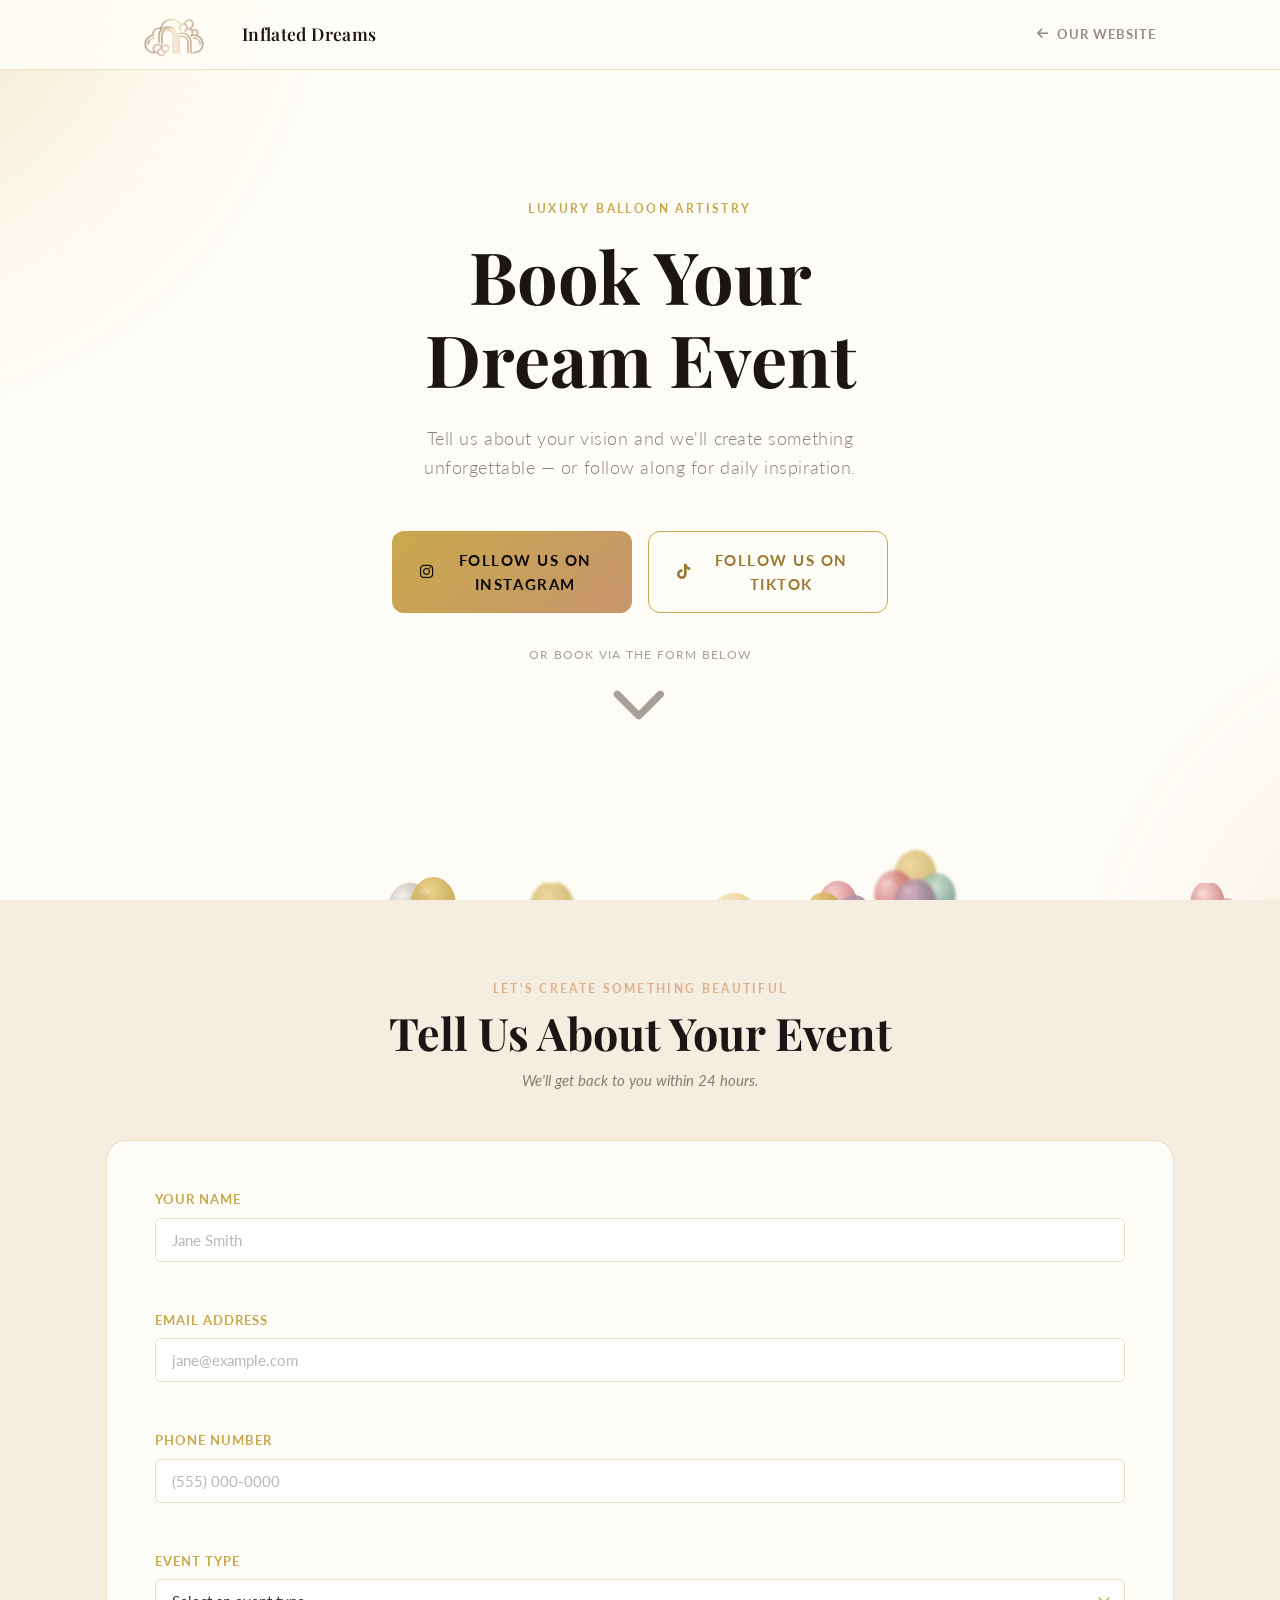
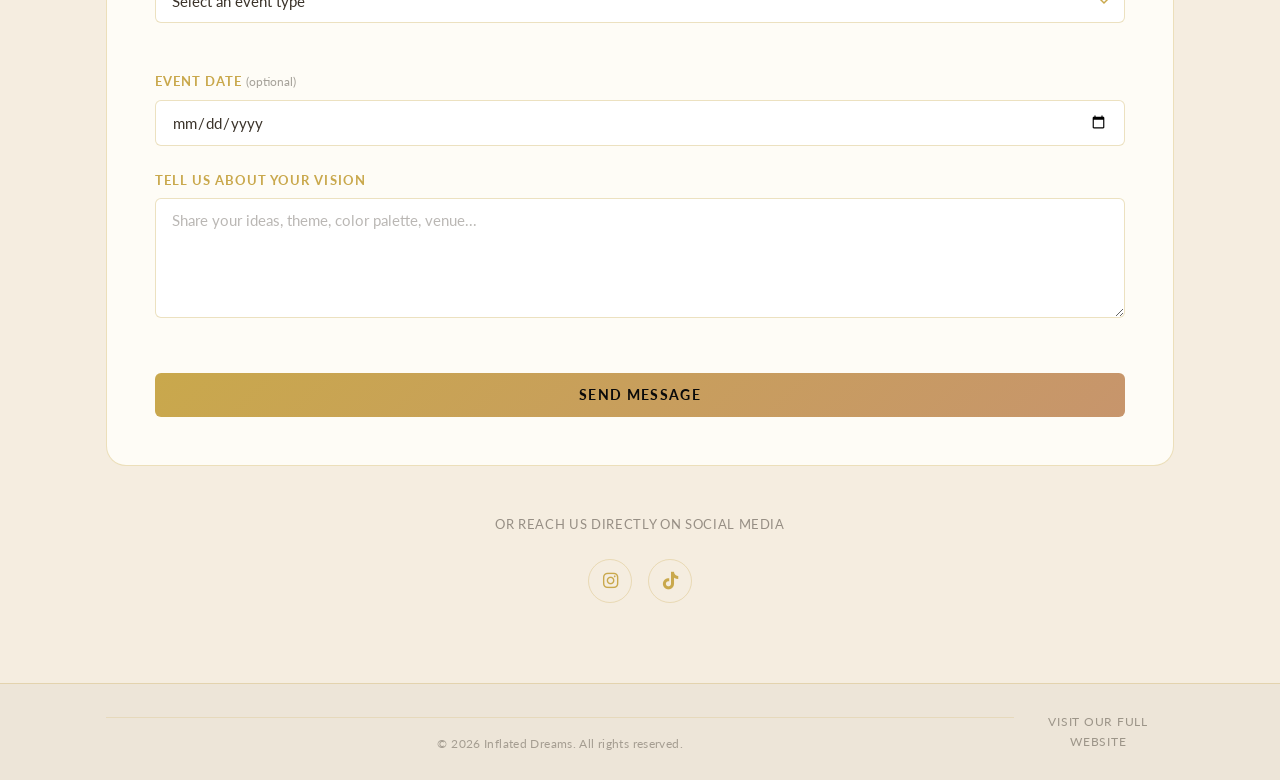
<file: book.html>
<!DOCTYPE html>
<html lang="en">
<head>
  <meta charset="UTF-8" />
  <link rel="icon" type="image/jpeg" href="images/logo.png" />
  <meta name="viewport" content="width=device-width, initial-scale=1.0" />
  <meta name="description" content="Book your luxury balloon decoration event with Inflated Dreams — bespoke arrangements for birthdays, weddings, baby showers, and more." />
  <title>Book Your Event | Inflated Dreams</title>

  <link rel="preconnect" href="https://fonts.googleapis.com" />
  <link rel="preconnect" href="https://fonts.gstatic.com" crossorigin />
  <link href="https://fonts.googleapis.com/css2?family=Playfair+Display:ital,wght@0,400;0,600;0,700;1,400;1,600&family=Lato:wght@300;400;700&display=swap" rel="stylesheet" />
  <link rel="stylesheet" href="https://cdnjs.cloudflare.com/ajax/libs/font-awesome/6.5.0/css/all.min.css" />
  <link rel="stylesheet" href="css/styles.css" />
  <link rel="stylesheet" href="css/book.css" />
</head>
<body>

  <a href="#main-content" class="skip-link">Skip to main content</a>

  <!-- ==================== BRAND HEADER ==================== -->
  <header class="book-header" id="book-header" role="banner">
    <div class="container book-header-inner">
      <a href="index.html" class="nav-logo" aria-label="Inflated Dreams — Visit our main website">
        <img src="images/logo.png" alt="Inflated Dreams logo" class="book-header-logo-img" />
        <span class="nav-logo-text">Inflated Dreams</span>
      </a>
      <a href="index.html" class="book-header-link">
        <i class="fa-solid fa-arrow-left" aria-hidden="true"></i>
        <span>Our Website</span>
      </a>
    </div>
  </header>

  <main id="main-content">

    <!-- ==================== HERO ==================== -->
    <section class="book-hero" aria-label="Book your event with Inflated Dreams">
      <div class="hero-parallax-layer" aria-hidden="true">
        <div class="hero-glow hero-glow--gold"></div>
        <div class="hero-glow hero-glow--rose"></div>
      </div>

      <div class="balloons-container" aria-hidden="true">
        <div class="balloon balloon--1 balloon--near">
          <div class="balloon-sway"><div class="balloon-body">
          <svg viewBox="0 0 60 80" xmlns="http://www.w3.org/2000/svg" aria-hidden="true">
            <ellipse cx="30" cy="30" rx="26" ry="30" fill="url(#bk1)" opacity="0.85"/>
            <path d="M30 60 Q32 68 30 76" stroke="#C9A84C" stroke-width="1.5" fill="none"/>
            <circle cx="30" cy="76" r="2" fill="#C9A84C" opacity="0.6"/>
            <defs><radialGradient id="bk1" cx="35%" cy="30%"><stop offset="0%" stop-color="#E8C97A"/><stop offset="100%" stop-color="#C9A84C"/></radialGradient></defs>
          </svg>
          </div></div>
        </div>
        <div class="balloon balloon--2 balloon--mid">
          <div class="balloon-sway"><div class="balloon-body">
          <svg viewBox="0 0 60 80" xmlns="http://www.w3.org/2000/svg" aria-hidden="true">
            <ellipse cx="30" cy="30" rx="26" ry="30" fill="url(#bk2)" opacity="0.8"/>
            <path d="M30 60 Q32 68 30 76" stroke="#C7956C" stroke-width="1.5" fill="none"/>
            <circle cx="30" cy="76" r="2" fill="#C7956C" opacity="0.6"/>
            <defs><radialGradient id="bk2" cx="40%" cy="25%"><stop offset="0%" stop-color="#DDB08A"/><stop offset="100%" stop-color="#C7956C"/></radialGradient></defs>
          </svg>
          </div></div>
        </div>
        <div class="balloon balloon--3 balloon--near">
          <div class="balloon-sway"><div class="balloon-body">
          <svg viewBox="0 0 60 80" xmlns="http://www.w3.org/2000/svg" aria-hidden="true">
            <ellipse cx="30" cy="30" rx="26" ry="30" fill="url(#bk3)" opacity="0.75"/>
            <path d="M30 60 Q32 68 30 76" stroke="#F5E6CC" stroke-width="1.5" fill="none"/>
            <circle cx="30" cy="76" r="2" fill="#F5E6CC" opacity="0.6"/>
            <defs><radialGradient id="bk3" cx="30%" cy="35%"><stop offset="0%" stop-color="#FAF0DC"/><stop offset="100%" stop-color="#E8C97A"/></radialGradient></defs>
          </svg>
          </div></div>
        </div>
        <div class="balloon balloon--4 balloon--mid">
          <div class="balloon-sway"><div class="balloon-body">
          <svg viewBox="0 0 60 80" xmlns="http://www.w3.org/2000/svg" aria-hidden="true">
            <ellipse cx="30" cy="30" rx="26" ry="30" fill="url(#bk4)" opacity="0.7"/>
            <path d="M30 60 Q32 68 30 76" stroke="#C9A84C" stroke-width="1.5" fill="none"/>
            <circle cx="30" cy="76" r="2" fill="#C9A84C" opacity="0.6"/>
            <defs><radialGradient id="bk4" cx="38%" cy="28%"><stop offset="0%" stop-color="#C7956C"/><stop offset="100%" stop-color="#9A6B4E"/></radialGradient></defs>
          </svg>
          </div></div>
        </div>
        <div class="balloon balloon--5 balloon--far">
          <div class="balloon-sway"><div class="balloon-body">
          <svg viewBox="0 0 60 80" xmlns="http://www.w3.org/2000/svg" aria-hidden="true">
            <ellipse cx="30" cy="30" rx="26" ry="30" fill="url(#bk5)" opacity="0.8"/>
            <path d="M30 60 Q32 68 30 76" stroke="#E8C97A" stroke-width="1.5" fill="none"/>
            <circle cx="30" cy="76" r="2" fill="#E8C97A" opacity="0.6"/>
            <defs><radialGradient id="bk5" cx="32%" cy="32%"><stop offset="0%" stop-color="#F5E6CC"/><stop offset="100%" stop-color="#C9A84C"/></radialGradient></defs>
          </svg>
          </div></div>
        </div>
        <div class="balloon balloon--6 balloon--mid">
          <div class="balloon-sway"><div class="balloon-body">
          <svg viewBox="0 0 60 80" xmlns="http://www.w3.org/2000/svg" aria-hidden="true">
            <ellipse cx="30" cy="30" rx="26" ry="30" fill="url(#bk6)" opacity="0.82"/>
            <ellipse class="balloon-shimmer" style="--shim-dur:4.5s" cx="20" cy="18" rx="5" ry="3" fill="white" opacity="0.22"/>
            <path d="M30 60 Q32 68 30 76" stroke="#C97070" stroke-width="1.5" fill="none"/>
            <circle cx="30" cy="76" r="2" fill="#C97070" opacity="0.6"/>
            <defs><radialGradient id="bk6" cx="25%" cy="28%"><stop offset="0%" stop-color="#F0B8B8"/><stop offset="100%" stop-color="#C97070"/></radialGradient></defs>
          </svg>
          </div></div>
        </div>
        <div class="balloon balloon--7 balloon--far">
          <div class="balloon-sway"><div class="balloon-body">
          <svg viewBox="0 0 60 80" xmlns="http://www.w3.org/2000/svg" aria-hidden="true">
            <ellipse cx="30" cy="30" rx="26" ry="30" fill="url(#bk7)" opacity="0.78"/>
            <ellipse class="balloon-shimmer" style="--shim-dur:5.5s" cx="21" cy="17" rx="7" ry="4" fill="white" opacity="0.28"/>
            <path d="M30 60 Q32 68 30 76" stroke="#B0ACA4" stroke-width="1.5" fill="none"/>
            <circle cx="30" cy="76" r="2" fill="#B0ACA4" opacity="0.6"/>
            <defs><radialGradient id="bk7" cx="42%" cy="25%"><stop offset="0%" stop-color="#E8E4DC"/><stop offset="100%" stop-color="#B8B4AC"/></radialGradient></defs>
          </svg>
          </div></div>
        </div>
        <div class="balloon balloon--8 balloon--mid">
          <div class="balloon-sway"><div class="balloon-body">
          <svg viewBox="0 0 100 130" xmlns="http://www.w3.org/2000/svg" aria-hidden="true">
            <ellipse cx="50" cy="28" rx="22" ry="26" fill="url(#bk8b)" opacity="0.72"/>
            <ellipse cx="34" cy="40" rx="21" ry="25" fill="url(#bk8a)" opacity="0.85"/>
            <ellipse cx="26" cy="28" rx="5" ry="3" fill="white" opacity="0.22"/>
            <ellipse cx="68" cy="42" rx="20" ry="24" fill="url(#bk8c)" opacity="0.82"/>
            <polygon points="33,65 35,65 34,69" fill="#C9A84C" opacity="0.6"/>
            <polygon points="49,54 51,54 50,58" fill="#C97070" opacity="0.5"/>
            <polygon points="67,66 69,66 68,70" fill="#9A7A8E" opacity="0.6"/>
            <path d="M34 69 C36 80 44 88 48 94" stroke="#C9A84C" stroke-width="1" fill="none" opacity="0.7"/>
            <path d="M50 58 C50 72 50 84 50 94" stroke="#C97070" stroke-width="1" fill="none" opacity="0.6"/>
            <path d="M68 70 C66 80 56 88 52 94" stroke="#9A7A8E" stroke-width="1" fill="none" opacity="0.7"/>
            <path d="M46 94 Q48 91 50 94 Q52 91 54 94" stroke="#C9A84C" stroke-width="1.2" fill="none" opacity="0.7"/>
            <path d="M50 96 C48 104 53 110 50 120" stroke="#C9A84C" stroke-width="1.2" fill="none" opacity="0.55"/>
            <path d="M50 96 C54 102 47 108 49 114" stroke="#C97070" stroke-width="0.8" fill="none" opacity="0.35"/>
            <defs>
              <radialGradient id="bk8a" cx="35%" cy="30%"><stop offset="0%" stop-color="#E8C97A"/><stop offset="100%" stop-color="#C9A84C"/></radialGradient>
              <radialGradient id="bk8b" cx="38%" cy="26%"><stop offset="0%" stop-color="#F0B8B8"/><stop offset="100%" stop-color="#C97070"/></radialGradient>
              <radialGradient id="bk8c" cx="30%" cy="32%"><stop offset="0%" stop-color="#D4B8CC"/><stop offset="100%" stop-color="#9A7A8E"/></radialGradient>
            </defs>
          </svg>
          </div></div>
        </div>
        <div class="balloon balloon--9 balloon--near">
          <div class="balloon-sway"><div class="balloon-body">
          <svg viewBox="0 0 60 80" xmlns="http://www.w3.org/2000/svg" aria-hidden="true">
            <ellipse cx="30" cy="30" rx="26" ry="30" fill="url(#bk9)" opacity="0.80"/>
            <ellipse class="balloon-shimmer" style="--shim-dur:4s" cx="20" cy="18" rx="5" ry="3" fill="white" opacity="0.22"/>
            <path d="M30 60 Q32 68 30 76" stroke="#9A7A8E" stroke-width="1.5" fill="none"/>
            <path d="M25 76 Q27.5 72.5 30 76 Q32.5 72.5 35 76" stroke="#9A7A8E" stroke-width="1.2" fill="none"/>
            <circle cx="30" cy="76" r="2" fill="#9A7A8E" opacity="0.6"/>
            <defs><radialGradient id="bk9" cx="38%" cy="22%"><stop offset="0%" stop-color="#D4B8CC"/><stop offset="100%" stop-color="#9A7A8E"/></radialGradient></defs>
          </svg>
          </div></div>
        </div>
        <div class="balloon balloon--10 balloon--far">
          <div class="balloon-sway"><div class="balloon-body">
          <svg viewBox="0 0 60 80" xmlns="http://www.w3.org/2000/svg" aria-hidden="true">
            <ellipse cx="30" cy="30" rx="26" ry="30" fill="url(#bk10)" opacity="0.75"/>
            <path d="M30 60 Q32 68 30 76" stroke="#7EA090" stroke-width="1.5" fill="none"/>
            <circle cx="30" cy="76" r="2" fill="#7EA090" opacity="0.6"/>
            <defs><radialGradient id="bk10" cx="28%" cy="34%"><stop offset="0%" stop-color="#C4DDD0"/><stop offset="100%" stop-color="#7EA090"/></radialGradient></defs>
          </svg>
          </div></div>
        </div>
        <div class="balloon balloon--11 balloon--mid">
          <div class="balloon-sway"><div class="balloon-body">
          <svg viewBox="0 0 60 80" xmlns="http://www.w3.org/2000/svg" aria-hidden="true">
            <path d="M30 54 C30 54 6 39 6 24 C6 14 14 8 22 8 C26 8 30 14 30 14 C30 14 34 8 38 8 C46 8 54 14 54 24 C54 39 30 54 30 54Z" fill="url(#bk11)" opacity="0.85"/>
            <ellipse class="balloon-shimmer" style="--shim-dur:5s" cx="19" cy="18" rx="5" ry="3" fill="white" opacity="0.20"/>
            <path d="M30 54 Q32 63 30 72" stroke="#C97070" stroke-width="1.5" fill="none"/>
            <circle cx="30" cy="72" r="2" fill="#C97070" opacity="0.6"/>
            <defs><radialGradient id="bk11" cx="40%" cy="30%" gradientUnits="objectBoundingBox"><stop offset="0%" stop-color="#F5C8C8"/><stop offset="100%" stop-color="#C97070"/></radialGradient></defs>
          </svg>
          </div></div>
        </div>
        <div class="balloon balloon--12 balloon--mid">
          <div class="balloon-sway"><div class="balloon-body">
          <svg viewBox="0 0 70 100" xmlns="http://www.w3.org/2000/svg" aria-hidden="true">
            <ellipse cx="24" cy="30" rx="20" ry="24" fill="url(#bk12a)" opacity="0.80"/>
            <ellipse class="balloon-shimmer" style="--shim-dur:6s" cx="17" cy="18" rx="5" ry="3" fill="white" opacity="0.22"/>
            <ellipse cx="46" cy="26" rx="21" ry="25" fill="url(#bk12b)" opacity="0.85"/>
            <ellipse cx="38" cy="14" rx="5" ry="3" fill="white" opacity="0.18"/>
            <polygon points="23,54 25,54 24,58" fill="#B8B4AC" opacity="0.6"/>
            <polygon points="45,51 47,51 46,55" fill="#C9A84C" opacity="0.6"/>
            <path d="M24 58 C26 66 32 72 34 76" stroke="#B0ACA4" stroke-width="1" fill="none" opacity="0.7"/>
            <path d="M46 55 C44 66 38 72 36 76" stroke="#C9A84C" stroke-width="1" fill="none" opacity="0.7"/>
            <path d="M31 76 Q33 73 35 76 Q37 73 39 76" stroke="#C9A84C" stroke-width="1.2" fill="none" opacity="0.7"/>
            <path d="M35 78 C33 84 37 90 35 96" stroke="#C9A84C" stroke-width="1" fill="none" opacity="0.55"/>
            <path d="M35 78 C38 83 32 88 34 92" stroke="#B0ACA4" stroke-width="0.8" fill="none" opacity="0.35"/>
            <defs>
              <radialGradient id="bk12a" cx="32%" cy="28%"><stop offset="0%" stop-color="#E8E4DC"/><stop offset="100%" stop-color="#B8B4AC"/></radialGradient>
              <radialGradient id="bk12b" cx="40%" cy="26%"><stop offset="0%" stop-color="#E8C97A"/><stop offset="100%" stop-color="#C9A84C"/></radialGradient>
            </defs>
          </svg>
          </div></div>
        </div>
        <div class="balloon balloon--13 balloon--near">
          <div class="balloon-sway"><div class="balloon-body">
          <svg viewBox="0 0 45 90" xmlns="http://www.w3.org/2000/svg" aria-hidden="true">
            <ellipse cx="22" cy="32" rx="17" ry="30" fill="url(#bk13)" opacity="0.78"/>
            <ellipse class="balloon-shimmer" style="--shim-dur:4.2s" cx="15" cy="18" rx="5" ry="3" fill="white" opacity="0.22"/>
            <path d="M22 62 Q24 71 22 80" stroke="#9A8AB0" stroke-width="1.5" fill="none"/>
            <circle cx="22" cy="80" r="2" fill="#9A8AB0" opacity="0.6"/>
            <defs><radialGradient id="bk13" cx="30%" cy="26%"><stop offset="0%" stop-color="#D4C8E8"/><stop offset="100%" stop-color="#9A8AB0"/></radialGradient></defs>
          </svg>
          </div></div>
        </div>
        <div class="balloon balloon--14 balloon--far">
          <div class="balloon-sway"><div class="balloon-body">
          <svg viewBox="0 0 120 150" xmlns="http://www.w3.org/2000/svg" aria-hidden="true">
            <ellipse cx="60" cy="26" rx="22" ry="26" fill="url(#bk14a)" opacity="0.70"/>
            <ellipse cx="38" cy="46" rx="21" ry="25" fill="url(#bk14b)" opacity="0.80"/>
            <ellipse cx="30" cy="34" rx="5" ry="3" fill="white" opacity="0.18"/>
            <ellipse cx="82" cy="48" rx="20" ry="24" fill="url(#bk14c)" opacity="0.80"/>
            <ellipse cx="60" cy="56" rx="22" ry="26" fill="url(#bk14d)" opacity="0.85"/>
            <ellipse cx="52" cy="42" rx="5" ry="3" fill="white" opacity="0.20"/>
            <polygon points="59,52 61,52 60,56" fill="#C9A84C" opacity="0.4"/>
            <polygon points="37,71 39,71 38,75" fill="#C97070" opacity="0.55"/>
            <polygon points="81,72 83,72 82,76" fill="#7EA090" opacity="0.55"/>
            <polygon points="59,82 61,82 60,86" fill="#9A7A8E" opacity="0.6"/>
            <path d="M60 56 C60 70 60 86 58 104" stroke="#C9A84C" stroke-width="0.9" fill="none" opacity="0.45"/>
            <path d="M38 75 C42 86 50 96 56 104" stroke="#C97070" stroke-width="1" fill="none" opacity="0.6"/>
            <path d="M82 76 C78 86 68 96 62 104" stroke="#7EA090" stroke-width="1" fill="none" opacity="0.6"/>
            <path d="M60 86 C60 92 60 98 60 104" stroke="#9A7A8E" stroke-width="1" fill="none" opacity="0.65"/>
            <path d="M54 104 Q56 101 58 104 Q60 101 62 104" stroke="#C9A84C" stroke-width="1.2" fill="none" opacity="0.7"/>
            <path d="M58 106 C56 114 61 122 58 134" stroke="#C9A84C" stroke-width="1.2" fill="none" opacity="0.5"/>
            <path d="M58 106 C62 112 55 118 58 124" stroke="#C97070" stroke-width="0.8" fill="none" opacity="0.3"/>
            <path d="M58 106 C54 111 60 117 56 123" stroke="#9A7A8E" stroke-width="0.8" fill="none" opacity="0.3"/>
            <defs>
              <radialGradient id="bk14a" cx="35%" cy="30%"><stop offset="0%" stop-color="#E8C97A"/><stop offset="100%" stop-color="#C9A84C"/></radialGradient>
              <radialGradient id="bk14b" cx="28%" cy="32%"><stop offset="0%" stop-color="#F0B8B8"/><stop offset="100%" stop-color="#C97070"/></radialGradient>
              <radialGradient id="bk14c" cx="42%" cy="28%"><stop offset="0%" stop-color="#C4DDD0"/><stop offset="100%" stop-color="#7EA090"/></radialGradient>
              <radialGradient id="bk14d" cx="35%" cy="30%"><stop offset="0%" stop-color="#D4B8CC"/><stop offset="100%" stop-color="#9A7A8E"/></radialGradient>
            </defs>
          </svg>
          </div></div>
        </div>
        <div class="balloon balloon--15 balloon--near">
          <div class="balloon-sway"><div class="balloon-body">
          <svg viewBox="0 0 60 80" xmlns="http://www.w3.org/2000/svg" aria-hidden="true">
            <path d="M30 6 L35.3 20.7 L50.9 21.2 L38.6 30.8 L42.9 45.8 L30 37 L17.1 45.8 L21.4 30.8 L9.1 21.2 L24.7 20.7 Z" fill="url(#bk15)" opacity="0.88"/>
            <path d="M22 10 L26 22 L23 22 L19 10 Z" fill="white" opacity="0.18"/>
            <path d="M30 47 Q32 57 30 67" stroke="#C9A84C" stroke-width="1.5" fill="none"/>
            <circle cx="30" cy="67" r="2" fill="#C9A84C" opacity="0.6"/>
            <defs>
              <linearGradient id="bk15" x1="0%" y1="0%" x2="100%" y2="100%">
                <stop offset="0%" stop-color="#F5E890"/>
                <stop offset="50%" stop-color="#E8C97A"/>
                <stop offset="100%" stop-color="#C8A030"/>
              </linearGradient>
            </defs>
          </svg>
          </div></div>
        </div>
        <div class="balloon balloon--16 balloon--mid">
          <div class="balloon-sway"><div class="balloon-body">
          <svg viewBox="0 0 60 80" xmlns="http://www.w3.org/2000/svg" aria-hidden="true">
            <path d="M30 66 C22 66 6 52 6 36 C6 18 16 8 30 8 C44 8 54 18 54 36 C54 52 38 66 30 66 Z" fill="url(#bk16)" opacity="0.82"/>
            <ellipse class="balloon-shimmer" style="--shim-dur:5.2s" cx="20" cy="20" rx="6" ry="4" fill="white" opacity="0.20"/>
            <path d="M30 66 Q32 72 30 78" stroke="#CC8A78" stroke-width="1.5" fill="none"/>
            <circle cx="30" cy="78" r="2" fill="#CC8A78" opacity="0.6"/>
            <defs><radialGradient id="bk16" cx="35%" cy="30%" gradientUnits="objectBoundingBox"><stop offset="0%" stop-color="#F0C4B0"/><stop offset="100%" stop-color="#CC8A78"/></radialGradient></defs>
          </svg>
          </div></div>
        </div>
        <div class="balloon balloon--17 balloon--far">
          <div class="balloon-sway"><div class="balloon-body">
          <svg viewBox="0 0 80 130" xmlns="http://www.w3.org/2000/svg" aria-hidden="true">
            <ellipse cx="40" cy="24" rx="22" ry="26" fill="url(#bk17b)" opacity="0.72"/>
            <ellipse cx="24" cy="42" rx="19" ry="23" fill="url(#bk17a)" opacity="0.82"/>
            <ellipse cx="17" cy="30" rx="4" ry="3" fill="white" opacity="0.18"/>
            <ellipse cx="56" cy="44" rx="19" ry="23" fill="url(#bk17c)" opacity="0.80"/>
            <polygon points="39,50 41,50 40,54" fill="#C9A84C" opacity="0.5"/>
            <polygon points="23,65 25,65 24,69" fill="#7EA090" opacity="0.6"/>
            <polygon points="55,67 57,67 56,71" fill="#C97070" opacity="0.6"/>
            <path d="M40 54 C40 68 40 78 40 88" stroke="#C9A84C" stroke-width="0.9" fill="none" opacity="0.55"/>
            <path d="M24 69 C26 78 34 84 38 88" stroke="#7EA090" stroke-width="1" fill="none" opacity="0.65"/>
            <path d="M56 71 C54 78 46 84 42 88" stroke="#C97070" stroke-width="1" fill="none" opacity="0.65"/>
            <path d="M36 88 Q38 85 40 88 Q42 85 44 88" stroke="#C9A84C" stroke-width="1.2" fill="none" opacity="0.7"/>
            <path d="M40 90 C38 98 43 106 40 118" stroke="#C9A84C" stroke-width="1.2" fill="none" opacity="0.5"/>
            <path d="M40 90 C44 96 37 102 39 108" stroke="#7EA090" stroke-width="0.8" fill="none" opacity="0.35"/>
            <defs>
              <radialGradient id="bk17a" cx="30%" cy="32%"><stop offset="0%" stop-color="#C4DDD0"/><stop offset="100%" stop-color="#7EA090"/></radialGradient>
              <radialGradient id="bk17b" cx="38%" cy="28%"><stop offset="0%" stop-color="#E8C97A"/><stop offset="100%" stop-color="#C9A84C"/></radialGradient>
              <radialGradient id="bk17c" cx="35%" cy="30%"><stop offset="0%" stop-color="#F0B8B8"/><stop offset="100%" stop-color="#C97070"/></radialGradient>
            </defs>
          </svg>
          </div></div>
        </div>
        <div class="balloon balloon--18 balloon--mid">
          <div class="balloon-sway"><div class="balloon-body">
          <svg viewBox="0 0 100 130" xmlns="http://www.w3.org/2000/svg" aria-hidden="true">
            <ellipse cx="50" cy="22" rx="20" ry="24" fill="url(#bk18b)" opacity="0.70"/>
            <ellipse class="balloon-shimmer" style="--shim-dur:4.8s" cx="42" cy="12" rx="4" ry="3" fill="white" opacity="0.20"/>
            <ellipse cx="28" cy="42" rx="18" ry="22" fill="url(#bk18a)" opacity="0.82"/>
            <ellipse cx="20" cy="30" rx="4" ry="3" fill="white" opacity="0.16"/>
            <ellipse cx="72" cy="40" rx="18" ry="22" fill="url(#bk18c)" opacity="0.80"/>
            <polygon points="49,46 51,46 50,50" fill="#C97070" opacity="0.5"/>
            <polygon points="27,64 29,64 28,68" fill="#B8B4AC" opacity="0.6"/>
            <polygon points="71,62 73,62 72,66" fill="#CC8A78" opacity="0.6"/>
            <path d="M50 50 C50 62 50 74 50 86" stroke="#C97070" stroke-width="0.9" fill="none" opacity="0.5"/>
            <path d="M28 68 C30 76 40 82 48 86" stroke="#B0ACA4" stroke-width="1" fill="none" opacity="0.65"/>
            <path d="M72 66 C70 76 60 82 52 86" stroke="#CC8A78" stroke-width="1" fill="none" opacity="0.65"/>
            <path d="M46 86 Q48 83 50 86 Q52 83 54 86" stroke="#C9A84C" stroke-width="1.2" fill="none" opacity="0.7"/>
            <path d="M50 88 C48 96 53 104 50 118" stroke="#C9A84C" stroke-width="1.2" fill="none" opacity="0.5"/>
            <path d="M50 88 C54 94 47 100 49 106" stroke="#C97070" stroke-width="0.8" fill="none" opacity="0.35"/>
            <defs>
              <radialGradient id="bk18a" cx="28%" cy="32%"><stop offset="0%" stop-color="#E8E4DC"/><stop offset="100%" stop-color="#B8B4AC"/></radialGradient>
              <radialGradient id="bk18b" cx="40%" cy="30%" gradientUnits="objectBoundingBox"><stop offset="0%" stop-color="#F5C8C8"/><stop offset="100%" stop-color="#C97070"/></radialGradient>
              <radialGradient id="bk18c" cx="38%" cy="26%"><stop offset="0%" stop-color="#F0C4B0"/><stop offset="100%" stop-color="#CC8A78"/></radialGradient>
            </defs>
          </svg>
          </div></div>
        </div>
      </div>

      <div class="book-hero-content">
        <p class="hero-eyebrow animate-on-scroll">Luxury Balloon Artistry</p>
        <h1 class="hero-headline animate-on-scroll">Book Your<br/>Dream Event</h1>
        <p class="hero-subheadline animate-on-scroll">Tell us about your vision and we'll create something unforgettable — or follow along for daily inspiration.</p>

        <div class="book-social-cta animate-on-scroll" aria-label="Follow us on social media">
          <a href="https://instagram.com/inflateddreamsluxdecor" target="_blank" rel="noopener noreferrer" class="btn btn--social btn--instagram" aria-label="Follow Inflated Dreams on Instagram">
            <i class="fa-brands fa-instagram" aria-hidden="true"></i>
            Follow us on Instagram
          </a>
          <a href="https://www.tiktok.com/@inflateddreamsluxdecor" target="_blank" rel="noopener noreferrer" class="btn btn--social btn--tiktok" aria-label="Follow Inflated Dreams on TikTok">
            <i class="fa-brands fa-tiktok" aria-hidden="true"></i>
            Follow us on TikTok
          </a>
        </div>

        <a href="#book-form" class="book-hero-scroll animate-on-scroll" aria-label="Scroll to booking form">
          <span>or book via the form below</span>
          <i class="fa-solid fa-chevron-down" aria-hidden="true"></i>
        </a>
      </div>
    </section>

    <!-- ==================== BOOKING FORM ==================== -->
    <section class="book-form-section" id="book-form" aria-label="Booking inquiry form">
      <div class="container">

        <div class="section-header animate-on-scroll">
          <p class="section-eyebrow section-eyebrow--light">Let's Create Something Beautiful</p>
          <h2 class="section-title section-title--light">Tell Us About Your Event</h2>
          <p class="book-form-subtext">We'll get back to you within 24 hours.</p>
        </div>

        <div class="contact-form-wrapper animate-on-scroll">
          <form class="contact-form" id="contact-form" novalidate>
            <input type="hidden" name="access_key" value="03870a8d-d402-4569-b078-9f574341c711" />
            <input type="hidden" name="subject" value="New Booking Inquiry — Inflated Dreams (QR)" />
            <input type="checkbox" name="botcheck" style="display:none;" />

            <div class="form-group">
              <label for="name" class="form-label">Your Name</label>
              <input type="text" id="name" name="name" class="form-input" placeholder="Jane Smith" required autocomplete="name" />
              <span class="form-error" role="alert"></span>
            </div>

            <div class="form-group">
              <label for="email" class="form-label">Email Address</label>
              <input type="email" id="email" name="email" class="form-input" placeholder="jane@example.com" required autocomplete="email" />
              <span class="form-error" role="alert"></span>
            </div>

            <div class="form-group">
              <label for="phone" class="form-label">Phone Number</label>
              <input type="tel" id="phone" name="phone" class="form-input" placeholder="(555) 000-0000" required autocomplete="tel" inputmode="numeric" />
              <span class="form-error" role="alert"></span>
            </div>

            <div class="form-group">
              <label for="event-type" class="form-label">Event Type</label>
              <select id="event-type" name="event_type" class="form-input form-select" required>
                <option value="" disabled selected>Select an event type</option>
                <option value="Birthday Party">Birthday Party</option>
                <option value="Wedding">Wedding</option>
                <option value="Baby Shower">Baby Shower</option>
                <option value="Quinceañera / Sweet 16">Quinceañera / Sweet 16</option>
                <option value="Corporate Event">Corporate Event</option>
                <option value="Custom Installation">Custom Installation</option>
                <option value="Other">Other</option>
              </select>
              <span class="form-error" role="alert"></span>
            </div>

            <div class="form-group">
              <label for="event-date" class="form-label">Event Date <span class="form-label-optional">(optional)</span></label>
              <input type="date" id="event-date" name="event_date" class="form-input" />
            </div>

            <div class="form-group">
              <label for="message" class="form-label">Tell Us About Your Vision</label>
              <textarea id="message" name="message" class="form-input form-textarea" placeholder="Share your ideas, theme, color palette, venue..." required rows="5"></textarea>
              <span class="form-error" role="alert"></span>
            </div>

            <button type="submit" class="btn btn--primary btn--full" id="form-submit">
              <span class="btn-text">Send Message</span>
              <span class="btn-loading" aria-hidden="true">
                <i class="fa-solid fa-circle-notch fa-spin"></i> Sending...
              </span>
            </button>

            <div class="form-success" id="form-success" role="alert" aria-live="polite" hidden>
              <i class="fa-solid fa-circle-check" aria-hidden="true"></i>
              <p>Thank you! We'll be in touch soon.</p>
            </div>
            <div class="form-error-msg" id="form-error-msg" role="alert" aria-live="polite" hidden>
              <i class="fa-solid fa-circle-exclamation" aria-hidden="true"></i>
              <p>Something went wrong. Please try again or DM us on Instagram.</p>
            </div>
          </form>
        </div>

        <div class="book-social-footer animate-on-scroll">
          <p class="book-social-footer-text">Or reach us directly on social media</p>
          <div class="contact-social book-social-footer-icons">
            <a href="https://instagram.com/inflateddreamsluxdecor" target="_blank" rel="noopener noreferrer" class="social-icon-link" aria-label="Follow Inflated Dreams on Instagram">
              <i class="fa-brands fa-instagram"></i>
            </a>
            <a href="https://www.tiktok.com/@inflateddreamsluxdecor" target="_blank" rel="noopener noreferrer" class="social-icon-link" aria-label="Follow Inflated Dreams on TikTok">
              <i class="fa-brands fa-tiktok"></i>
            </a>
          </div>
        </div>

      </div>
    </section>

  </main>

  <!-- ==================== FOOTER ==================== -->
  <footer class="book-footer" role="contentinfo">
    <div class="container book-footer-inner">
      <p class="footer-copy">&copy; <span id="footer-year"></span> Inflated Dreams. All rights reserved.</p>
      <a href="index.html" class="book-footer-link">Visit our full website</a>
    </div>
  </footer>

  <script src="js/book.js"></script>
</body>
</html>
</file>
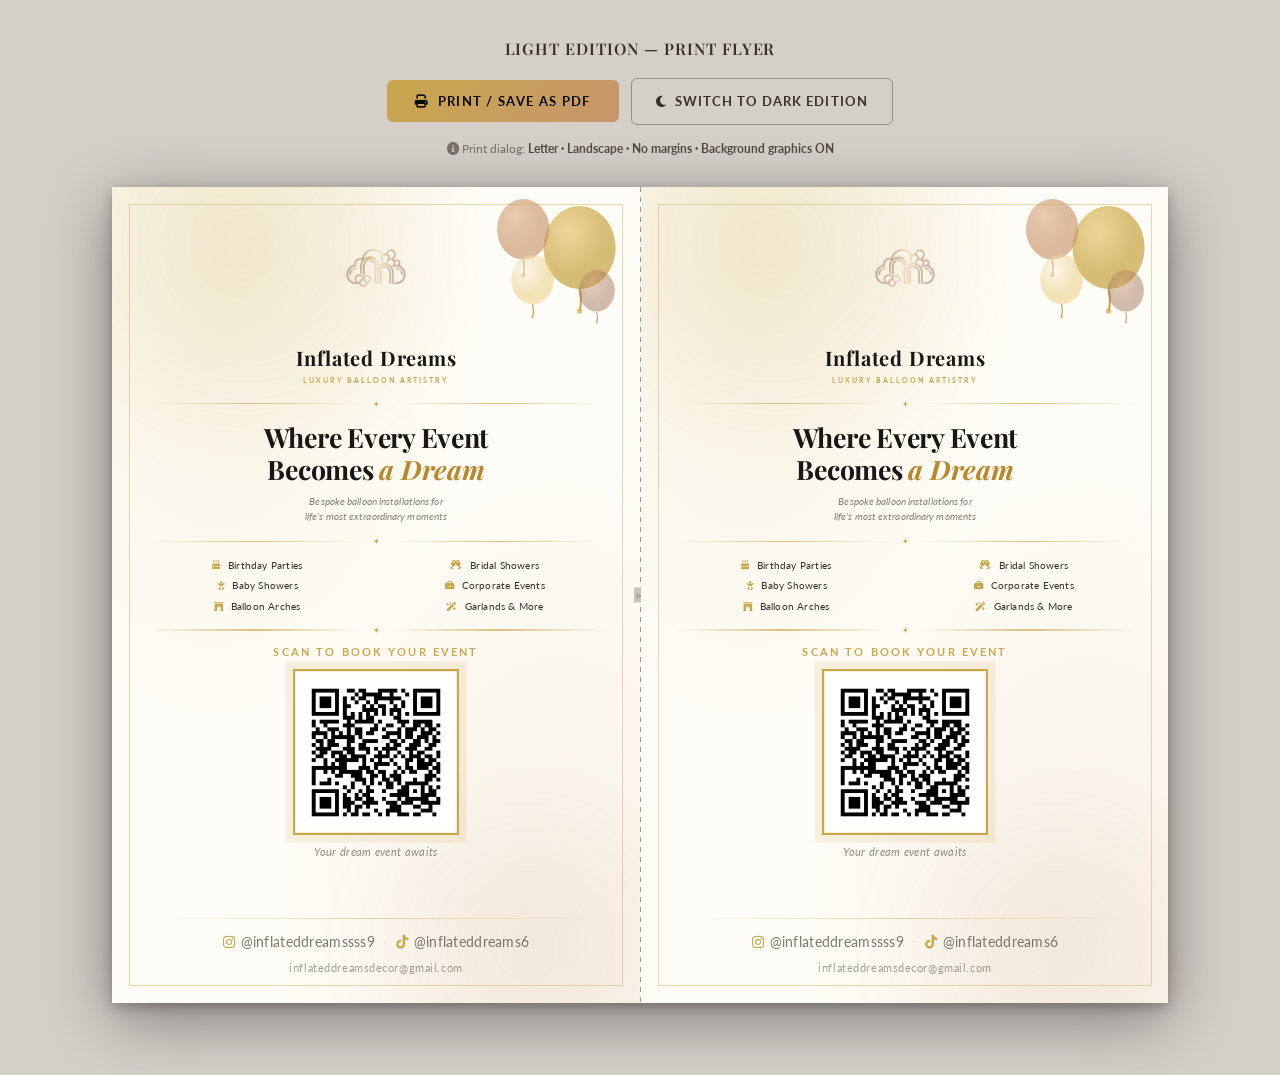
<file: flyer-light.html>
<!DOCTYPE html>
<html lang="en">
<head>
  <meta charset="UTF-8" />
  <link rel="icon" type="image/jpeg" href="images/logo.png" />
  <meta name="viewport" content="width=device-width, initial-scale=1.0" />
  <title>Inflated Dreams — Print Flyer (Light)</title>

  <link rel="preconnect" href="https://fonts.googleapis.com" />
  <link rel="preconnect" href="https://fonts.gstatic.com" crossorigin />
  <link href="https://fonts.googleapis.com/css2?family=Playfair+Display:ital,wght@0,400;0,600;0,700;1,400;1,600&family=Lato:wght@300;400;700&display=swap" rel="stylesheet" />
  <link rel="stylesheet" href="https://cdnjs.cloudflare.com/ajax/libs/font-awesome/6.5.0/css/all.min.css" />

  <link rel="stylesheet" href="css/styles.css" />
  <link rel="stylesheet" href="css/flyer.css" />
</head>
<body class="flyer-body flyer-body--light">

  <div class="flyer-screen-ui" aria-hidden="true">
    <p class="flyer-screen-title">Light Edition — Print Flyer</p>
    <div class="flyer-screen-actions">
      <button class="flyer-print-btn" onclick="window.print()">
        <i class="fa-solid fa-print"></i>
        Print / Save as PDF
      </button>
      <a href="flyer.html" class="flyer-switch-btn">
        <i class="fa-solid fa-moon"></i>
        Switch to Dark Edition
      </a>
    </div>
    <p class="flyer-screen-hint">
      <i class="fa-solid fa-circle-info"></i>
      Print dialog: <strong>Letter · Landscape · No margins · Background graphics ON</strong>
    </p>
  </div>

  <div class="flyer-preview-wrapper">
    <div class="flyer-sheet">

      <!-- ==================== LEFT PANEL ==================== -->
      <article class="flyer-panel flyer-panel--light" aria-label="Inflated Dreams promotional flyer">

        <div class="flyer-bg-glow flyer-bg-glow--gold" aria-hidden="true"></div>
        <div class="flyer-bg-glow flyer-bg-glow--rose" aria-hidden="true"></div>

        <div class="flyer-balloons" aria-hidden="true">
          <svg class="flyer-balloon flyer-balloon--a" viewBox="0 0 60 80" xmlns="http://www.w3.org/2000/svg">
            <ellipse cx="30" cy="30" rx="26" ry="30" fill="url(#fl-b1)" opacity="0.75"/>
            <path d="M30 60 Q32 68 30 76" stroke="#C9A84C" stroke-width="1.5" fill="none"/>
            <circle cx="30" cy="76" r="2" fill="#C9A84C" opacity="0.6"/>
            <defs><radialGradient id="fl-b1" cx="35%" cy="30%"><stop offset="0%" stop-color="#E8C97A"/><stop offset="100%" stop-color="#C9A84C"/></radialGradient></defs>
          </svg>
          <svg class="flyer-balloon flyer-balloon--b" viewBox="0 0 60 80" xmlns="http://www.w3.org/2000/svg">
            <ellipse cx="30" cy="30" rx="26" ry="30" fill="url(#fl-b2)" opacity="0.65"/>
            <path d="M30 60 Q32 68 30 76" stroke="#C7956C" stroke-width="1.5" fill="none"/>
            <circle cx="30" cy="76" r="2" fill="#C7956C" opacity="0.55"/>
            <defs><radialGradient id="fl-b2" cx="35%" cy="30%"><stop offset="0%" stop-color="#DDB08A"/><stop offset="100%" stop-color="#C7956C"/></radialGradient></defs>
          </svg>
          <svg class="flyer-balloon flyer-balloon--c" viewBox="0 0 60 80" xmlns="http://www.w3.org/2000/svg">
            <ellipse cx="30" cy="30" rx="26" ry="30" fill="url(#fl-b3)" opacity="0.5"/>
            <path d="M30 60 Q32 68 30 76" stroke="#C9A84C" stroke-width="1.5" fill="none"/>
            <circle cx="30" cy="76" r="2" fill="#C9A84C" opacity="0.4"/>
            <defs><radialGradient id="fl-b3" cx="35%" cy="30%"><stop offset="0%" stop-color="#FAF0DC"/><stop offset="100%" stop-color="#E8C97A"/></radialGradient></defs>
          </svg>
          <svg class="flyer-balloon flyer-balloon--d" viewBox="0 0 60 80" xmlns="http://www.w3.org/2000/svg">
            <ellipse cx="30" cy="30" rx="26" ry="30" fill="url(#fl-b4)" opacity="0.45"/>
            <path d="M30 60 Q32 68 30 76" stroke="#C7956C" stroke-width="1.5" fill="none"/>
            <circle cx="30" cy="76" r="2" fill="#C7956C" opacity="0.35"/>
            <defs><radialGradient id="fl-b4" cx="35%" cy="30%"><stop offset="0%" stop-color="#C7956C"/><stop offset="100%" stop-color="#9A6B4E"/></radialGradient></defs>
          </svg>
        </div>

        <div class="flyer-panel-inner">

          <div class="flyer-logo" aria-hidden="true">
            <img src="images/logo.png" alt="" class="flyer-logo-img" />
          </div>

          <p class="flyer-brand-name">Inflated Dreams</p>
          <p class="flyer-brand-sub">Luxury Balloon Artistry</p>

          <div class="flyer-ornament" aria-hidden="true">
            <span class="flyer-ornament-diamond">✦</span>
          </div>

          <div class="flyer-headline-block">
            <h1 class="flyer-headline">Where Every Event<br/>Becomes <em>a Dream</em></h1>
            <p class="flyer-tagline">Bespoke balloon installations for<br/>life's most extraordinary moments</p>
          </div>

          <div class="flyer-ornament" aria-hidden="true">
            <span class="flyer-ornament-diamond">✦</span>
          </div>

          <ul class="flyer-services" role="list" aria-label="Our services">
            <li class="flyer-service-item">
              <i class="fa-solid fa-cake-candles" aria-hidden="true"></i>
              <span>Birthday Parties</span>
            </li>
            <li class="flyer-service-item">
              <i class="fa-solid fa-champagne-glasses" aria-hidden="true"></i>
              <span>Bridal Showers</span>
            </li>
            <li class="flyer-service-item">
              <i class="fa-solid fa-baby" aria-hidden="true"></i>
              <span>Baby Showers</span>
            </li>
            <li class="flyer-service-item">
              <i class="fa-solid fa-briefcase" aria-hidden="true"></i>
              <span>Corporate Events</span>
            </li>
            <li class="flyer-service-item">
              <i class="fa-solid fa-archway" aria-hidden="true"></i>
              <span>Balloon Arches</span>
            </li>
            <li class="flyer-service-item">
              <i class="fa-solid fa-wand-magic-sparkles" aria-hidden="true"></i>
              <span>Garlands &amp; More</span>
            </li>
          </ul>

          <div class="flyer-ornament" aria-hidden="true">
            <span class="flyer-ornament-diamond">✦</span>
          </div>

          <div class="flyer-qr-section">
            <p class="flyer-qr-scan-label">Scan to Book Your Event</p>
            <div class="flyer-qr-frame">
              <img src="images/qrcode.png" alt="QR code — scan to book your balloon decoration event with Inflated Dreams" class="flyer-qr-img" />
            </div>
            <p class="flyer-qr-subtitle"><em>Your dream event awaits</em></p>
          </div>

          <footer class="flyer-footer">
            <div class="flyer-footer-rule" aria-hidden="true"></div>
            <div class="flyer-footer-contacts">
              <span class="flyer-contact-item">
                <i class="fa-brands fa-instagram" aria-hidden="true"></i>
                @inflateddreamssss9
              </span>
              <span class="flyer-contact-sep" aria-hidden="true">·</span>
              <span class="flyer-contact-item">
                <i class="fa-brands fa-tiktok" aria-hidden="true"></i>
                @inflateddreams6
              </span>
            </div>
            <p class="flyer-contact-email">inflateddreamsdecor@gmail.com</p>
          </footer>

        </div>
      </article>

      <!-- ==================== CUT GUIDE ==================== -->
      <div class="flyer-cut-guide" aria-hidden="true">
        <span class="flyer-cut-icon">✂</span>
      </div>

      <!-- ==================== RIGHT PANEL (duplicate) ==================== -->
      <article class="flyer-panel flyer-panel--light" aria-hidden="true">

        <div class="flyer-bg-glow flyer-bg-glow--gold"></div>
        <div class="flyer-bg-glow flyer-bg-glow--rose"></div>

        <div class="flyer-balloons">
          <svg class="flyer-balloon flyer-balloon--a" viewBox="0 0 60 80" xmlns="http://www.w3.org/2000/svg">
            <ellipse cx="30" cy="30" rx="26" ry="30" fill="url(#fl-r1)" opacity="0.75"/>
            <path d="M30 60 Q32 68 30 76" stroke="#C9A84C" stroke-width="1.5" fill="none"/>
            <circle cx="30" cy="76" r="2" fill="#C9A84C" opacity="0.6"/>
            <defs><radialGradient id="fl-r1" cx="35%" cy="30%"><stop offset="0%" stop-color="#E8C97A"/><stop offset="100%" stop-color="#C9A84C"/></radialGradient></defs>
          </svg>
          <svg class="flyer-balloon flyer-balloon--b" viewBox="0 0 60 80" xmlns="http://www.w3.org/2000/svg">
            <ellipse cx="30" cy="30" rx="26" ry="30" fill="url(#fl-r2)" opacity="0.65"/>
            <path d="M30 60 Q32 68 30 76" stroke="#C7956C" stroke-width="1.5" fill="none"/>
            <circle cx="30" cy="76" r="2" fill="#C7956C" opacity="0.55"/>
            <defs><radialGradient id="fl-r2" cx="35%" cy="30%"><stop offset="0%" stop-color="#DDB08A"/><stop offset="100%" stop-color="#C7956C"/></radialGradient></defs>
          </svg>
          <svg class="flyer-balloon flyer-balloon--c" viewBox="0 0 60 80" xmlns="http://www.w3.org/2000/svg">
            <ellipse cx="30" cy="30" rx="26" ry="30" fill="url(#fl-r3)" opacity="0.5"/>
            <path d="M30 60 Q32 68 30 76" stroke="#C9A84C" stroke-width="1.5" fill="none"/>
            <circle cx="30" cy="76" r="2" fill="#C9A84C" opacity="0.4"/>
            <defs><radialGradient id="fl-r3" cx="35%" cy="30%"><stop offset="0%" stop-color="#FAF0DC"/><stop offset="100%" stop-color="#E8C97A"/></radialGradient></defs>
          </svg>
          <svg class="flyer-balloon flyer-balloon--d" viewBox="0 0 60 80" xmlns="http://www.w3.org/2000/svg">
            <ellipse cx="30" cy="30" rx="26" ry="30" fill="url(#fl-r4)" opacity="0.45"/>
            <path d="M30 60 Q32 68 30 76" stroke="#C7956C" stroke-width="1.5" fill="none"/>
            <circle cx="30" cy="76" r="2" fill="#C7956C" opacity="0.35"/>
            <defs><radialGradient id="fl-r4" cx="35%" cy="30%"><stop offset="0%" stop-color="#C7956C"/><stop offset="100%" stop-color="#9A6B4E"/></radialGradient></defs>
          </svg>
        </div>

        <div class="flyer-panel-inner">

          <div class="flyer-logo">
            <img src="images/logo.png" alt="" class="flyer-logo-img" />
          </div>

          <p class="flyer-brand-name">Inflated Dreams</p>
          <p class="flyer-brand-sub">Luxury Balloon Artistry</p>

          <div class="flyer-ornament">
            <span class="flyer-ornament-diamond">✦</span>
          </div>

          <div class="flyer-headline-block">
            <h2 class="flyer-headline">Where Every Event<br/>Becomes <em>a Dream</em></h2>
            <p class="flyer-tagline">Bespoke balloon installations for<br/>life's most extraordinary moments</p>
          </div>

          <div class="flyer-ornament">
            <span class="flyer-ornament-diamond">✦</span>
          </div>

          <ul class="flyer-services" role="list">
            <li class="flyer-service-item">
              <i class="fa-solid fa-cake-candles"></i>
              <span>Birthday Parties</span>
            </li>
            <li class="flyer-service-item">
              <i class="fa-solid fa-champagne-glasses"></i>
              <span>Bridal Showers</span>
            </li>
            <li class="flyer-service-item">
              <i class="fa-solid fa-baby"></i>
              <span>Baby Showers</span>
            </li>
            <li class="flyer-service-item">
              <i class="fa-solid fa-briefcase"></i>
              <span>Corporate Events</span>
            </li>
            <li class="flyer-service-item">
              <i class="fa-solid fa-archway"></i>
              <span>Balloon Arches</span>
            </li>
            <li class="flyer-service-item">
              <i class="fa-solid fa-wand-magic-sparkles"></i>
              <span>Garlands &amp; More</span>
            </li>
          </ul>

          <div class="flyer-ornament">
            <span class="flyer-ornament-diamond">✦</span>
          </div>

          <div class="flyer-qr-section">
            <p class="flyer-qr-scan-label">Scan to Book Your Event</p>
            <div class="flyer-qr-frame">
              <img src="images/qrcode.png" alt="" class="flyer-qr-img" />
            </div>
            <p class="flyer-qr-subtitle"><em>Your dream event awaits</em></p>
          </div>

          <footer class="flyer-footer">
            <div class="flyer-footer-rule"></div>
            <div class="flyer-footer-contacts">
              <span class="flyer-contact-item">
                <i class="fa-brands fa-instagram"></i>
                @inflateddreamssss9
              </span>
              <span class="flyer-contact-sep">·</span>
              <span class="flyer-contact-item">
                <i class="fa-brands fa-tiktok"></i>
                @inflateddreams6
              </span>
            </div>
            <p class="flyer-contact-email">inflateddreamsdecor@gmail.com</p>
          </footer>

        </div>
      </article>

    </div>
  </div>

  <script>
    (function () {
      'use strict';
      function scalePreview() {
        var wrapper = document.querySelector('.flyer-preview-wrapper');
        if (!wrapper) return;
        var sheetW = 279.4 * (96 / 25.4);
        var available = window.innerWidth - 48;
        var scale = available < sheetW ? available / sheetW : 1;
        var sheetH = 215.9 * (96 / 25.4);
        wrapper.style.transform = 'scale(' + scale + ')';
        wrapper.style.transformOrigin = 'top center';
        wrapper.style.marginBottom = ((sheetH * scale) - sheetH) + 'px';
      }
      scalePreview();
      window.addEventListener('resize', scalePreview);
    })();
  </script>

</body>
</html>
</file>
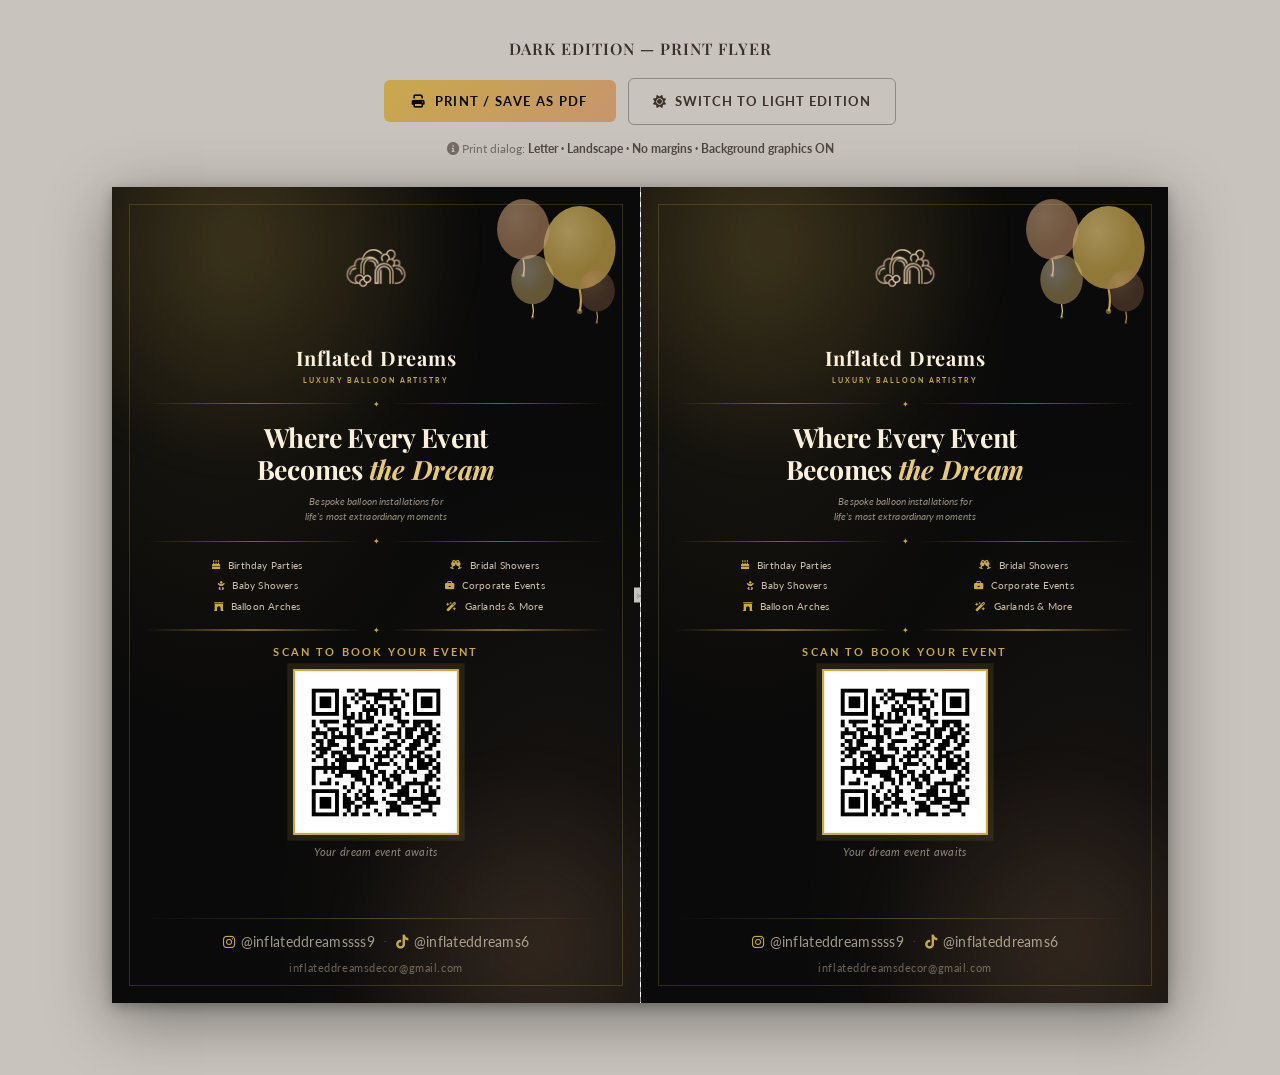
<file: flyer.html>
<!DOCTYPE html>
<html lang="en">
<head>
  <meta charset="UTF-8" />
  <link rel="icon" type="image/jpeg" href="images/logo.png" />
  <meta name="viewport" content="width=device-width, initial-scale=1.0" />
  <title>Inflated Dreams — Print Flyer (Dark)</title>

  <link rel="preconnect" href="https://fonts.googleapis.com" />
  <link rel="preconnect" href="https://fonts.gstatic.com" crossorigin />
  <link href="https://fonts.googleapis.com/css2?family=Playfair+Display:ital,wght@0,400;0,600;0,700;1,400;1,600&family=Lato:wght@300;400;700&display=swap" rel="stylesheet" />
  <link rel="stylesheet" href="https://cdnjs.cloudflare.com/ajax/libs/font-awesome/6.5.0/css/all.min.css" />

  <link rel="stylesheet" href="css/styles.css" />
  <link rel="stylesheet" href="css/flyer.css" />
</head>
<body class="flyer-body">

  <div class="flyer-screen-ui" aria-hidden="true">
    <p class="flyer-screen-title">Dark Edition — Print Flyer</p>
    <div class="flyer-screen-actions">
      <button class="flyer-print-btn" onclick="window.print()">
        <i class="fa-solid fa-print"></i>
        Print / Save as PDF
      </button>
      <a href="flyer-light.html" class="flyer-switch-btn">
        <i class="fa-solid fa-sun"></i>
        Switch to Light Edition
      </a>
    </div>
    <p class="flyer-screen-hint">
      <i class="fa-solid fa-circle-info"></i>
      Print dialog: <strong>Letter · Landscape · No margins · Background graphics ON</strong>
    </p>
  </div>

  <div class="flyer-preview-wrapper">
    <div class="flyer-sheet">

      <!-- ==================== LEFT PANEL ==================== -->
      <article class="flyer-panel" aria-label="Inflated Dreams promotional flyer">

        <div class="flyer-bg-glow flyer-bg-glow--gold" aria-hidden="true"></div>
        <div class="flyer-bg-glow flyer-bg-glow--rose" aria-hidden="true"></div>

        <div class="flyer-balloons" aria-hidden="true">
          <svg class="flyer-balloon flyer-balloon--a" viewBox="0 0 60 80" xmlns="http://www.w3.org/2000/svg">
            <ellipse cx="30" cy="30" rx="26" ry="30" fill="url(#fd-b1)" opacity="0.7"/>
            <path d="M30 60 Q32 68 30 76" stroke="#C9A84C" stroke-width="1.5" fill="none"/>
            <circle cx="30" cy="76" r="2" fill="#C9A84C" opacity="0.5"/>
            <defs><radialGradient id="fd-b1" cx="35%" cy="30%"><stop offset="0%" stop-color="#E8C97A"/><stop offset="100%" stop-color="#C9A84C"/></radialGradient></defs>
          </svg>
          <svg class="flyer-balloon flyer-balloon--b" viewBox="0 0 60 80" xmlns="http://www.w3.org/2000/svg">
            <ellipse cx="30" cy="30" rx="26" ry="30" fill="url(#fd-b2)" opacity="0.55"/>
            <path d="M30 60 Q32 68 30 76" stroke="#C7956C" stroke-width="1.5" fill="none"/>
            <circle cx="30" cy="76" r="2" fill="#C7956C" opacity="0.45"/>
            <defs><radialGradient id="fd-b2" cx="35%" cy="30%"><stop offset="0%" stop-color="#DDB08A"/><stop offset="100%" stop-color="#C7956C"/></radialGradient></defs>
          </svg>
          <svg class="flyer-balloon flyer-balloon--c" viewBox="0 0 60 80" xmlns="http://www.w3.org/2000/svg">
            <ellipse cx="30" cy="30" rx="26" ry="30" fill="url(#fd-b3)" opacity="0.4"/>
            <path d="M30 60 Q32 68 30 76" stroke="#E8C97A" stroke-width="1.5" fill="none"/>
            <circle cx="30" cy="76" r="2" fill="#E8C97A" opacity="0.35"/>
            <defs><radialGradient id="fd-b3" cx="35%" cy="30%"><stop offset="0%" stop-color="#FAF0DC"/><stop offset="100%" stop-color="#E8C97A"/></radialGradient></defs>
          </svg>
          <svg class="flyer-balloon flyer-balloon--d" viewBox="0 0 60 80" xmlns="http://www.w3.org/2000/svg">
            <ellipse cx="30" cy="30" rx="26" ry="30" fill="url(#fd-b4)" opacity="0.35"/>
            <path d="M30 60 Q32 68 30 76" stroke="#C9A84C" stroke-width="1.5" fill="none"/>
            <circle cx="30" cy="76" r="2" fill="#C9A84C" opacity="0.3"/>
            <defs><radialGradient id="fd-b4" cx="35%" cy="30%"><stop offset="0%" stop-color="#C7956C"/><stop offset="100%" stop-color="#9A6B4E"/></radialGradient></defs>
          </svg>
        </div>

        <div class="flyer-panel-inner">

          <div class="flyer-logo" aria-hidden="true">
            <img src="images/logo.png" alt="" class="flyer-logo-img" />
          </div>

          <p class="flyer-brand-name">Inflated Dreams</p>
          <p class="flyer-brand-sub">Luxury Balloon Artistry</p>

          <div class="flyer-ornament" aria-hidden="true">
            <span class="flyer-ornament-diamond">✦</span>
          </div>

          <div class="flyer-headline-block">
            <h1 class="flyer-headline">Where Every Event<br/>Becomes <em>the Dream</em></h1>
            <p class="flyer-tagline">Bespoke balloon installations for<br/>life's most extraordinary moments</p>
          </div>

          <div class="flyer-ornament" aria-hidden="true">
            <span class="flyer-ornament-diamond">✦</span>
          </div>

          <ul class="flyer-services" role="list" aria-label="Our services">
            <li class="flyer-service-item">
              <i class="fa-solid fa-cake-candles" aria-hidden="true"></i>
              <span>Birthday Parties</span>
            </li>
            <li class="flyer-service-item">
              <i class="fa-solid fa-champagne-glasses" aria-hidden="true"></i>
              <span>Bridal Showers</span>
            </li>
            <li class="flyer-service-item">
              <i class="fa-solid fa-baby" aria-hidden="true"></i>
              <span>Baby Showers</span>
            </li>
            <li class="flyer-service-item">
              <i class="fa-solid fa-briefcase" aria-hidden="true"></i>
              <span>Corporate Events</span>
            </li>
            <li class="flyer-service-item">
              <i class="fa-solid fa-archway" aria-hidden="true"></i>
              <span>Balloon Arches</span>
            </li>
            <li class="flyer-service-item">
              <i class="fa-solid fa-wand-magic-sparkles" aria-hidden="true"></i>
              <span>Garlands &amp; More</span>
            </li>
          </ul>

          <div class="flyer-ornament" aria-hidden="true">
            <span class="flyer-ornament-diamond">✦</span>
          </div>

          <div class="flyer-qr-section">
            <p class="flyer-qr-scan-label">Scan to Book Your Event</p>
            <div class="flyer-qr-frame">
              <img src="images/qrcode.png" alt="QR code — scan to book your balloon decoration event with Inflated Dreams" class="flyer-qr-img" />
            </div>
            <p class="flyer-qr-subtitle"><em>Your dream event awaits</em></p>
          </div>

          <footer class="flyer-footer">
            <div class="flyer-footer-rule" aria-hidden="true"></div>
            <div class="flyer-footer-contacts">
              <span class="flyer-contact-item">
                <i class="fa-brands fa-instagram" aria-hidden="true"></i>
                @inflateddreamssss9
              </span>
              <span class="flyer-contact-sep" aria-hidden="true">·</span>
              <span class="flyer-contact-item">
                <i class="fa-brands fa-tiktok" aria-hidden="true"></i>
                @inflateddreams6
              </span>
            </div>
            <p class="flyer-contact-email">inflateddreamsdecor@gmail.com</p>
          </footer>

        </div>
      </article>

      <!-- ==================== CUT GUIDE ==================== -->
      <div class="flyer-cut-guide" aria-hidden="true">
        <span class="flyer-cut-icon">✂</span>
      </div>

      <!-- ==================== RIGHT PANEL (duplicate) ==================== -->
      <article class="flyer-panel" aria-hidden="true">

        <div class="flyer-bg-glow flyer-bg-glow--gold"></div>
        <div class="flyer-bg-glow flyer-bg-glow--rose"></div>

        <div class="flyer-balloons">
          <svg class="flyer-balloon flyer-balloon--a" viewBox="0 0 60 80" xmlns="http://www.w3.org/2000/svg">
            <ellipse cx="30" cy="30" rx="26" ry="30" fill="url(#fd-r1)" opacity="0.7"/>
            <path d="M30 60 Q32 68 30 76" stroke="#C9A84C" stroke-width="1.5" fill="none"/>
            <circle cx="30" cy="76" r="2" fill="#C9A84C" opacity="0.5"/>
            <defs><radialGradient id="fd-r1" cx="35%" cy="30%"><stop offset="0%" stop-color="#E8C97A"/><stop offset="100%" stop-color="#C9A84C"/></radialGradient></defs>
          </svg>
          <svg class="flyer-balloon flyer-balloon--b" viewBox="0 0 60 80" xmlns="http://www.w3.org/2000/svg">
            <ellipse cx="30" cy="30" rx="26" ry="30" fill="url(#fd-r2)" opacity="0.55"/>
            <path d="M30 60 Q32 68 30 76" stroke="#C7956C" stroke-width="1.5" fill="none"/>
            <circle cx="30" cy="76" r="2" fill="#C7956C" opacity="0.45"/>
            <defs><radialGradient id="fd-r2" cx="35%" cy="30%"><stop offset="0%" stop-color="#DDB08A"/><stop offset="100%" stop-color="#C7956C"/></radialGradient></defs>
          </svg>
          <svg class="flyer-balloon flyer-balloon--c" viewBox="0 0 60 80" xmlns="http://www.w3.org/2000/svg">
            <ellipse cx="30" cy="30" rx="26" ry="30" fill="url(#fd-r3)" opacity="0.4"/>
            <path d="M30 60 Q32 68 30 76" stroke="#E8C97A" stroke-width="1.5" fill="none"/>
            <circle cx="30" cy="76" r="2" fill="#E8C97A" opacity="0.35"/>
            <defs><radialGradient id="fd-r3" cx="35%" cy="30%"><stop offset="0%" stop-color="#FAF0DC"/><stop offset="100%" stop-color="#E8C97A"/></radialGradient></defs>
          </svg>
          <svg class="flyer-balloon flyer-balloon--d" viewBox="0 0 60 80" xmlns="http://www.w3.org/2000/svg">
            <ellipse cx="30" cy="30" rx="26" ry="30" fill="url(#fd-r4)" opacity="0.35"/>
            <path d="M30 60 Q32 68 30 76" stroke="#C9A84C" stroke-width="1.5" fill="none"/>
            <circle cx="30" cy="76" r="2" fill="#C9A84C" opacity="0.3"/>
            <defs><radialGradient id="fd-r4" cx="35%" cy="30%"><stop offset="0%" stop-color="#C7956C"/><stop offset="100%" stop-color="#9A6B4E"/></radialGradient></defs>
          </svg>
        </div>

        <div class="flyer-panel-inner">

          <div class="flyer-logo">
            <img src="images/logo.png" alt="" class="flyer-logo-img" />
          </div>

          <p class="flyer-brand-name">Inflated Dreams</p>
          <p class="flyer-brand-sub">Luxury Balloon Artistry</p>

          <div class="flyer-ornament">
            <span class="flyer-ornament-diamond">✦</span>
          </div>

          <div class="flyer-headline-block">
            <h2 class="flyer-headline">Where Every Event<br/>Becomes <em>the Dream</em></h2>
            <p class="flyer-tagline">Bespoke balloon installations for<br/>life's most extraordinary moments</p>
          </div>

          <div class="flyer-ornament">
            <span class="flyer-ornament-diamond">✦</span>
          </div>

          <ul class="flyer-services" role="list">
            <li class="flyer-service-item">
              <i class="fa-solid fa-cake-candles"></i>
              <span>Birthday Parties</span>
            </li>
            <li class="flyer-service-item">
              <i class="fa-solid fa-champagne-glasses"></i>
              <span>Bridal Showers</span>
            </li>
            <li class="flyer-service-item">
              <i class="fa-solid fa-baby"></i>
              <span>Baby Showers</span>
            </li>
            <li class="flyer-service-item">
              <i class="fa-solid fa-briefcase"></i>
              <span>Corporate Events</span>
            </li>
            <li class="flyer-service-item">
              <i class="fa-solid fa-archway"></i>
              <span>Balloon Arches</span>
            </li>
            <li class="flyer-service-item">
              <i class="fa-solid fa-wand-magic-sparkles"></i>
              <span>Garlands &amp; More</span>
            </li>
          </ul>

          <div class="flyer-ornament">
            <span class="flyer-ornament-diamond">✦</span>
          </div>

          <div class="flyer-qr-section">
            <p class="flyer-qr-scan-label">Scan to Book Your Event</p>
            <div class="flyer-qr-frame">
              <img src="images/qrcode.png" alt="" class="flyer-qr-img" />
            </div>
            <p class="flyer-qr-subtitle"><em>Your dream event awaits</em></p>
          </div>

          <footer class="flyer-footer">
            <div class="flyer-footer-rule"></div>
            <div class="flyer-footer-contacts">
              <span class="flyer-contact-item">
                <i class="fa-brands fa-instagram"></i>
                @inflateddreamssss9
              </span>
              <span class="flyer-contact-sep">·</span>
              <span class="flyer-contact-item">
                <i class="fa-brands fa-tiktok"></i>
                @inflateddreams6
              </span>
            </div>
            <p class="flyer-contact-email">inflateddreamsdecor@gmail.com</p>
          </footer>

        </div>
      </article>

    </div>
  </div>

  <script>
    (function () {
      'use strict';
      function scalePreview() {
        var wrapper = document.querySelector('.flyer-preview-wrapper');
        if (!wrapper) return;
        var sheetW = 279.4 * (96 / 25.4);
        var available = window.innerWidth - 48;
        var scale = available < sheetW ? available / sheetW : 1;
        var sheetH = 215.9 * (96 / 25.4);
        wrapper.style.transform = 'scale(' + scale + ')';
        wrapper.style.transformOrigin = 'top center';
        wrapper.style.marginBottom = ((sheetH * scale) - sheetH) + 'px';
      }
      scalePreview();
      window.addEventListener('resize', scalePreview);
    })();
  </script>

</body>
</html>
</file>
<file: css/styles.css>
/* ============================================================
   INFLATED DREAMS — Main Stylesheet
   Mobile-first, luxury balloon decoration website
   ============================================================ */

/* ---- CSS Custom Properties (Design Tokens) ---- */
:root {
  --color-black:        #0A0A0A;
  --color-black-soft:   #141414;
  --color-gray-dark:    #1E1E1E;
  --color-gray-mid:     #2A2A2A;
  --color-gold:         #C9A84C;
  --color-gold-light:   #E8C97A;
  --color-gold-dark:    #9A7830;
  --color-rose-gold:    #C7956C;
  --color-rose-light:   #DDB08A;
  --color-champagne:    #F5E6CC;
  --color-champagne-soft: #FAF0DC;
  --color-white:        #FAF8F5;
  --color-services-bg:  #F7F0E6;

  --color-cream:        #FEFCF6;
  --color-cream-alt:    #F5EDE0;
  --color-cream-deep:   #EDE5D8;
  --color-text-heading: #1A1614;
  --color-text-primary: #3A3229;
  --color-text-muted:   rgba(58, 50, 41, 0.6);

  --font-heading: 'Playfair Display', Georgia, serif;
  --font-body:    'Lato', 'Helvetica Neue', Arial, sans-serif;

  --transition-fast:  150ms ease;
  --transition-base:  300ms ease;
  --transition-slow:  600ms ease;

  --radius-sm:  6px;
  --radius-md:  12px;
  --radius-lg:  20px;

  --shadow-gold: 0 0 24px rgba(201, 168, 76, 0.3);
  --shadow-card: 0 4px 24px rgba(58, 50, 41, 0.1);

  --header-height: 70px;

  --container-max: 1100px;
  --space-xs:  8px;
  --space-sm:  16px;
  --space-md:  24px;
  --space-lg:  48px;
  --space-xl:  80px;
  --space-2xl: 120px;
}

/* ---- Reset & Base ---- */
*, *::before, *::after {
  box-sizing: border-box;
  margin: 0;
  padding: 0;
}

html {
  scroll-behavior: smooth;
  font-size: 16px;
  -webkit-text-size-adjust: 100%;
}

body {
  font-family: var(--font-body);
  background-color: var(--color-cream);
  color: var(--color-text-primary);
  line-height: 1.6;
  overflow-x: hidden;
}

body.nav-open {
  overflow: hidden;
}

img, video {
  max-width: 100%;
  height: auto;
  display: block;
}

a {
  color: inherit;
  text-decoration: none;
}

ul, ol {
  list-style: none;
}

button {
  cursor: pointer;
  border: none;
  background: none;
  font-family: inherit;
}

input, select, textarea {
  font-family: inherit;
  font-size: inherit;
}

/* ---- Skip Link (Accessibility) ---- */
.skip-link {
  position: absolute;
  top: -100%;
  left: var(--space-sm);
  background: var(--color-gold);
  color: var(--color-black);
  padding: var(--space-xs) var(--space-sm);
  font-weight: 700;
  border-radius: var(--radius-sm);
  z-index: 9999;
  transition: top var(--transition-fast);
}

.skip-link:focus {
  top: var(--space-sm);
}

/* ---- Container ---- */
.container {
  width: 100%;
  max-width: var(--container-max);
  margin: 0 auto;
  padding: 0 var(--space-sm);
}

/* ---- Scroll Animation Setup ---- */
.animate-on-scroll {
  opacity: 0;
  transform: translateY(28px);
  transition: opacity 0.65s ease, transform 0.65s ease;
  transition-delay: var(--delay, 0ms);
}

.animate-on-scroll.visible {
  opacity: 1;
  transform: translateY(0);
}

@media (prefers-reduced-motion: reduce) {
  .animate-on-scroll {
    opacity: 1;
    transform: none;
    transition: none;
  }
  .balloon,
  .balloon-sway,
  .balloon-body,
  .balloon-shimmer {
    animation: none !important;
  }
  .balloons-container {
    transition: none !important;
  }
  .hero-parallax-layer {
    transform: none !important;
  }
  .scroll-chevron {
    animation: none !important;
  }
}

/* ============================================================
   NAVIGATION
   ============================================================ */
.site-header {
  position: fixed;
  top: 0;
  left: 0;
  right: 0;
  z-index: 1000;
  height: var(--header-height);
  transition: background-color var(--transition-base), backdrop-filter var(--transition-base), box-shadow var(--transition-base);
}

.site-header.scrolled {
  background-color: rgba(254, 252, 246, 0.95);
  backdrop-filter: blur(12px);
  -webkit-backdrop-filter: blur(12px);
  box-shadow: 0 1px 0 rgba(201, 168, 76, 0.3);
}

.nav-container {
  display: flex;
  align-items: center;
  justify-content: space-between;
  height: 100%;
  padding: 0 var(--space-sm);
  max-width: var(--container-max);
  margin: 0 auto;
}

.nav-logo {
  display: flex;
  align-items: center;
  gap: var(--space-xs);
  text-decoration: none;
}

.nav-logo-img {
  height: 120px;
  margin-top: 25px;
  width: auto;
  object-fit: contain;
}

.nav-logo-text {
  font-family: var(--font-heading);
  font-size: 1.1rem;
  font-weight: 600;
  color: var(--color-text-heading);
  letter-spacing: 0.02em;
  display: none;
}

.nav-links {
  display: none;
  align-items: center;
  gap: var(--space-lg);
}

.nav-link {
  font-size: 0.9rem;
  font-weight: 400;
  letter-spacing: 0.08em;
  text-transform: uppercase;
  color: var(--color-text-primary);
  position: relative;
  padding-bottom: 4px;
  transition: color var(--transition-fast);
}

.nav-link::after {
  content: '';
  position: absolute;
  bottom: 0;
  left: 0;
  width: 0;
  height: 1px;
  background: var(--color-gold);
  transition: width var(--transition-base);
}

.nav-link:hover,
.nav-link:focus-visible {
  color: var(--color-gold-light);
}

.nav-link:hover::after,
.nav-link:focus-visible::after {
  width: 100%;
}

.nav-link--cta {
  padding: 8px 20px;
  background: linear-gradient(135deg, var(--color-gold) 0%, var(--color-rose-gold) 100%);
  color: var(--color-black);
  border-radius: var(--radius-sm);
  font-weight: 700;
  letter-spacing: 0.05em;
  transition: opacity var(--transition-fast), transform var(--transition-fast);
}

.nav-link--cta::after {
  display: none;
}

.nav-link--cta:hover,
.nav-link--cta:focus-visible {
  color: var(--color-black);
  opacity: 0.9;
  transform: translateY(-1px);
}

/* Hamburger */
.nav-hamburger {
  display: flex;
  flex-direction: column;
  justify-content: center;
  gap: 5px;
  width: 40px;
  height: 40px;
  padding: 4px;
  border-radius: var(--radius-sm);
  transition: background-color var(--transition-fast);
}

.nav-hamburger:hover,
.nav-hamburger:focus-visible {
  background-color: rgba(201, 168, 76, 0.1);
}

.nav-hamburger:focus-visible {
  outline: 2px solid var(--color-gold);
  outline-offset: 2px;
}

.hamburger-line {
  display: block;
  width: 100%;
  height: 2px;
  background-color: var(--color-text-heading);
  border-radius: 2px;
  transition: transform var(--transition-base), opacity var(--transition-base), background-color var(--transition-fast);
}

.nav-hamburger[aria-expanded="true"] .hamburger-line:nth-child(1) {
  transform: translateY(7px) rotate(45deg);
}

.nav-hamburger[aria-expanded="true"] .hamburger-line:nth-child(2) {
  opacity: 0;
}

.nav-hamburger[aria-expanded="true"] .hamburger-line:nth-child(3) {
  transform: translateY(-7px) rotate(-45deg);
}

/* Mobile Menu Overlay */
.mobile-menu {
  position: fixed;
  inset: 0;
  background-color: var(--color-cream);
  z-index: 1001;
  display: flex;
  flex-direction: column;
  align-items: center;
  justify-content: center;
  gap: var(--space-lg);
  overflow-y: auto;
  padding: 80px var(--space-md) var(--space-lg);
  opacity: 0;
  pointer-events: none;
  transition: opacity var(--transition-base);
}

.mobile-menu.is-open {
  opacity: 1;
  pointer-events: all;
}

.mobile-menu-close {
  position: absolute;
  top: var(--space-sm);
  right: var(--space-sm);
  width: 44px;
  height: 44px;
  display: flex;
  align-items: center;
  justify-content: center;
  font-size: 1.5rem;
  color: var(--color-text-heading);
  border-radius: var(--radius-sm);
  transition: color var(--transition-fast);
}

.mobile-menu-close:hover,
.mobile-menu-close:focus-visible {
  color: var(--color-gold);
  outline: 2px solid var(--color-gold);
  outline-offset: 2px;
}

.mobile-nav-links {
  display: flex;
  flex-direction: column;
  align-items: center;
  gap: var(--space-md);
}

.mobile-nav-link {
  font-family: var(--font-heading);
  font-size: 2rem;
  font-weight: 600;
  color: var(--color-text-heading);
  letter-spacing: 0.04em;
  transition: color var(--transition-fast);
}

.mobile-nav-link:hover,
.mobile-nav-link:focus-visible {
  color: var(--color-gold-light);
  outline: none;
}

.mobile-social {
  display: flex;
  gap: var(--space-md);
  font-size: 1.5rem;
}

.mobile-social a {
  color: var(--color-text-primary);
  transition: color var(--transition-fast);
}

.mobile-social a:hover,
.mobile-social a:focus-visible {
  color: var(--color-gold);
  outline: 2px solid var(--color-gold);
  outline-offset: 4px;
  border-radius: 4px;
}

/* Focus visible global */
*:focus-visible {
  outline: 2px solid var(--color-gold);
  outline-offset: 3px;
}

/* Desktop Nav */
@media (min-width: 768px) {
  .nav-container {
    padding: 0 var(--space-md);
  }

  .nav-logo-text {
    display: block;
  }

  .nav-links {
    display: flex;
  }

  .nav-hamburger {
    display: none;
  }
}

/* ============================================================
   HERO SECTION
   ============================================================ */
.hero {
  position: relative;
  min-height: 100dvh;
  display: flex;
  align-items: center;
  justify-content: center;
  overflow: hidden;
  background-color: var(--color-cream);
}

.hero-parallax-layer {
  position: absolute;
  inset: -20%;
  z-index: 0;
  pointer-events: none;
}

.hero-glow {
  position: absolute;
  border-radius: 50%;
  filter: blur(80px);
  opacity: 0.35;
}

.hero-glow--gold {
  width: 60vmax;
  height: 60vmax;
  top: -20%;
  left: -15%;
  background: radial-gradient(circle, var(--color-gold) 0%, transparent 70%);
}

.hero-glow--rose {
  width: 50vmax;
  height: 50vmax;
  bottom: -20%;
  right: -15%;
  background: radial-gradient(circle, var(--color-rose-gold) 0%, transparent 70%);
}

/* Floating Balloons — layered animation system */
.balloons-container {
  position: absolute;
  inset: 0;
  z-index: 1;
  pointer-events: none;
  overflow: hidden;
  will-change: transform;
  transition: transform 0.15s ease-out;
}

.balloon {
  position: absolute;
  animation: balloonRise var(--rise-dur, 16s) cubic-bezier(0.25, 0.1, 0.25, 1) var(--rise-del, 0s) infinite;
}

.balloon-sway {
  animation: balloonSway var(--sway-dur, 4s) ease-in-out var(--sway-del, 0s) infinite alternate;
}

.balloon-body {
  animation: balloonWobble var(--wob-dur, 3s) ease-in-out infinite alternate;
}

.balloon svg {
  width: 100%;
  height: 100%;
}

.balloon--far  { filter: blur(1.5px); }

.balloon-shimmer {
  animation: balloonShimmer var(--shim-dur, 5s) ease-in-out infinite alternate;
}

.balloon--1  { width: 50px;  bottom: -80px;  left: 8%;  --rise-dur: 14s;   --rise-del: 0s;    --sway: 20px;  --sway-dur: 3.5s; --sway-del: 0.2s;  --wob-from: -3deg; --wob-to: 4deg;  --wob-dur: 2.8s; }
.balloon--2  { width: 38px;  bottom: -80px;  left: 25%; --rise-dur: 18s;   --rise-del: 3s;    --sway: -15px; --sway-dur: 4.2s; --sway-del: 1s;    --wob-from: -2deg; --wob-to: 5deg;  --wob-dur: 3.2s; }
.balloon--3  { width: 60px;  bottom: -80px;  left: 55%; --rise-dur: 12s;   --rise-del: 6s;    --sway: 28px;  --sway-dur: 3.8s; --sway-del: 0.5s;  --wob-from: -4deg; --wob-to: 3deg;  --wob-dur: 2.5s; }
.balloon--4  { width: 44px;  bottom: -80px;  left: 72%; --rise-dur: 16s;   --rise-del: 1.5s;  --sway: -22px; --sway-dur: 5s;   --sway-del: 1.8s;  --wob-from: -2deg; --wob-to: 6deg;  --wob-dur: 3.5s; }
.balloon--5  { width: 32px;  bottom: -80px;  left: 88%; --rise-dur: 22s;   --rise-del: 9s;    --sway: 12px;  --sway-dur: 6s;   --sway-del: 2s;    --wob-from: -1deg; --wob-to: 3deg;  --wob-dur: 4s; }
.balloon--6  { width: 42px;  bottom: -80px;  left: 3%;  --rise-dur: 15s;   --rise-del: 2.5s;  --sway: -18px; --sway-dur: 3.3s; --sway-del: 0.8s;  --wob-from: -3deg; --wob-to: 5deg;  --wob-dur: 2.6s; }
.balloon--7  { width: 36px;  bottom: -80px;  left: 35%; --rise-dur: 23s;   --rise-del: 7.5s;  --sway: 10px;  --sway-dur: 5.5s; --sway-del: 2.5s;  --wob-from: -2deg; --wob-to: 2deg;  --wob-dur: 4.2s; }
.balloon--8  { width: 88px;  bottom: -100px; left: 62%; --rise-dur: 17s;   --rise-del: 4s;    --sway: -25px; --sway-dur: 4.5s; --sway-del: 1.2s;  --wob-from: -2deg; --wob-to: 4deg;  --wob-dur: 3s; }
.balloon--9  { width: 46px;  bottom: -80px;  left: 79%; --rise-dur: 13.5s; --rise-del: 11s;   --sway: 22px;  --sway-dur: 3.2s; --sway-del: 0.4s;  --wob-from: -4deg; --wob-to: 3deg;  --wob-dur: 2.4s; }
.balloon--10 { width: 40px;  bottom: -80px;  left: 45%; --rise-dur: 26s;   --rise-del: 5.5s;  --sway: -8px;  --sway-dur: 6.5s; --sway-del: 3s;    --wob-from: -1deg; --wob-to: 2deg;  --wob-dur: 4.5s; }
.balloon--11 { width: 50px;  bottom: -80px;  left: 15%; --rise-dur: 16s;   --rise-del: 3.5s;  --sway: 16px;  --sway-dur: 4s;   --sway-del: 1.5s;  --wob-from: -3deg; --wob-to: 4deg;  --wob-dur: 3s; }
.balloon--12 { width: 75px;  bottom: -90px;  left: 30%; --rise-dur: 19s;   --rise-del: 8s;    --sway: -20px; --sway-dur: 4.8s; --sway-del: 2.2s;  --wob-from: -2deg; --wob-to: 5deg;  --wob-dur: 3.4s; }
.balloon--13 { width: 30px;  bottom: -90px;  left: 58%; --rise-dur: 14s;   --rise-del: 12s;   --sway: 30px;  --sway-dur: 3s;   --sway-del: 0.3s;  --wob-from: -5deg; --wob-to: 4deg;  --wob-dur: 2.2s; }
.balloon--14 { width: 115px; bottom: -100px; left: 67%; --rise-dur: 24s;   --rise-del: 6s;    --sway: -12px; --sway-dur: 5.8s; --sway-del: 2.8s;  --wob-from: -1deg; --wob-to: 3deg;  --wob-dur: 4s; }
.balloon--15 { width: 48px;  bottom: -80px;  left: 18%; --rise-dur: 11s;   --rise-del: 1s;    --sway: 24px;  --sway-dur: 2.8s; --sway-del: 0.1s;  --wob-from: -4deg; --wob-to: 6deg;  --wob-dur: 2s; }
.balloon--16 { width: 44px;  bottom: -80px;  left: 83%; --rise-dur: 17s;   --rise-del: 4s;    --sway: -16px; --sway-dur: 4.3s; --sway-del: 1.6s;  --wob-from: -3deg; --wob-to: 3deg;  --wob-dur: 3.2s; }
.balloon--17 { width: 80px;  bottom: -120px; left: 40%; --rise-dur: 22s;   --rise-del: 9s;    --sway: 14px;  --sway-dur: 5.2s; --sway-del: 2.4s;  --wob-from: -2deg; --wob-to: 3deg;  --wob-dur: 3.8s; }
.balloon--18 { width: 85px;  bottom: -100px; left: 91%; --rise-dur: 15s;   --rise-del: 13s;   --sway: -20px; --sway-dur: 3.6s; --sway-del: 0.6s;  --wob-from: -3deg; --wob-to: 5deg;  --wob-dur: 2.8s; }

@keyframes balloonRise {
  0%   { transform: translateY(0) scale(1);       opacity: 0; }
  5%   { opacity: 1; }
  85%  { opacity: 0.5; }
  100% { transform: translateY(-115vh) scale(0.82); opacity: 0; }
}

@keyframes balloonSway {
  from { transform: translateX(calc(var(--sway, 20px) * -1)); }
  to   { transform: translateX(var(--sway, 20px)); }
}

@keyframes balloonWobble {
  from { transform: rotate(var(--wob-from, -3deg)); }
  to   { transform: rotate(var(--wob-to, 5deg)); }
}

@keyframes balloonShimmer {
  from { opacity: 0.18; }
  to   { opacity: 0.38; }
}

/* Hero Content */
.hero-content {
  position: relative;
  z-index: 2;
  text-align: center;
  padding: calc(var(--header-height) + var(--space-lg)) var(--space-sm) var(--space-xl);
  max-width: 700px;
  margin: 0 auto;
}

.hero-eyebrow {
  font-size: 0.75rem;
  letter-spacing: 0.2em;
  text-transform: uppercase;
  color: var(--color-gold);
  font-weight: 700;
  margin-bottom: var(--space-sm);
}

.hero-headline {
  font-family: var(--font-heading);
  font-size: clamp(2.4rem, 8vw, 4.5rem);
  font-weight: 700;
  line-height: 1.15;
  color: var(--color-text-heading);
  margin-bottom: var(--space-md);
  text-shadow: none;
}

.hero-subheadline {
  font-size: clamp(0.95rem, 2.5vw, 1.15rem);
  color: var(--color-text-muted);
  font-weight: 300;
  letter-spacing: 0.03em;
  margin-bottom: var(--space-lg);
  max-width: 480px;
  margin-left: auto;
  margin-right: auto;
}

/* Scroll Indicator */
.hero-scroll-indicator {
  position: absolute;
  bottom: var(--space-md);
  left: 50%;
  transform: translateX(-50%);
  z-index: 2;
}

.scroll-chevron {
  width: 24px;
  height: 24px;
  border-right: 2px solid var(--color-gold);
  border-bottom: 2px solid var(--color-gold);
  transform: rotate(45deg);
  animation: bounceDown 1.8s ease-in-out infinite;
  opacity: 0.6;
}

@keyframes bounceDown {
  0%, 100% { transform: rotate(45deg) translateY(0); opacity: 0.6; }
  50%       { transform: rotate(45deg) translateY(6px); opacity: 1; }
}

/* ============================================================
   BUTTONS
   ============================================================ */
.btn {
  display: inline-flex;
  align-items: center;
  justify-content: center;
  gap: var(--space-xs);
  padding: 14px 32px;
  border-radius: var(--radius-sm);
  font-family: var(--font-body);
  font-size: 0.85rem;
  font-weight: 700;
  letter-spacing: 0.1em;
  text-transform: uppercase;
  cursor: pointer;
  transition: transform var(--transition-fast), box-shadow var(--transition-fast), opacity var(--transition-fast);
  border: none;
  text-decoration: none;
}

.btn:focus-visible {
  outline: 2px solid var(--color-gold);
  outline-offset: 3px;
}

.btn--primary {
  background: linear-gradient(135deg, var(--color-gold) 0%, var(--color-rose-gold) 100%);
  color: var(--color-black);
}

.btn--primary:hover {
  transform: translateY(-2px);
  box-shadow: 0 8px 30px rgba(201, 168, 76, 0.4);
}

.btn--primary:active {
  transform: translateY(0);
}

.btn--outline {
  background: transparent;
  color: var(--color-gold-dark);
  border: 1.5px solid var(--color-gold);
}

.btn--outline:hover,
.btn--outline:focus-visible {
  background: rgba(201, 168, 76, 0.1);
  transform: translateY(-2px);
}

.btn--full {
  width: 100%;
}

/* ============================================================
   SECTION SHARED STYLES
   ============================================================ */
.section-header {
  text-align: center;
  margin-bottom: var(--space-lg);
}

.section-eyebrow {
  font-size: 0.72rem;
  letter-spacing: 0.2em;
  text-transform: uppercase;
  font-weight: 700;
  color: var(--color-gold);
  margin-bottom: var(--space-xs);
}

.section-eyebrow--light {
  color: var(--color-rose-light);
}

.section-title {
  font-family: var(--font-heading);
  font-size: clamp(1.8rem, 5vw, 2.8rem);
  font-weight: 700;
  color: var(--color-black-soft);
  line-height: 1.2;
}

.section-title--light {
  color: var(--color-text-heading);
}

/* ============================================================
   ABOUT SECTION
   ============================================================ */
.about {
  background-color: var(--color-cream-alt);
  padding: var(--space-xl) 0;
  text-align: center;
}

.about-logo-mark {
  margin: 0 auto var(--space-md);
  width: 120px;
  height: 120px;
  border-radius: 50%;
  overflow: hidden;
  border: 2px solid rgba(201, 168, 76, 0.3);
}

.about-logo-mark img {
  width: 100%;
  height: 100%;
  object-fit: cover;
}

.about-tagline {
  font-family: var(--font-heading);
  font-style: italic;
  font-size: clamp(1.3rem, 4vw, 2rem);
  color: var(--color-text-heading);
  line-height: 1.4;
  margin-bottom: var(--space-md);
  max-width: 600px;
  margin-left: auto;
  margin-right: auto;
}

.about-description {
  font-size: 1rem;
  color: var(--color-text-muted);
  max-width: 540px;
  margin: 0 auto var(--space-lg);
  line-height: 1.8;
}

.about-divider {
  width: 60px;
  height: 2px;
  background: linear-gradient(90deg, var(--color-gold), var(--color-rose-gold));
  margin: 0 auto;
  border-radius: 2px;
}

/* ============================================================
   SERVICES SECTION
   ============================================================ */
.services {
  background-color: var(--color-services-bg);
  padding: var(--space-xl) 0;
}

.services .section-title {
  color: var(--color-black);
}

.services .section-eyebrow {
  color: var(--color-rose-gold);
}

.services-grid {
  display: grid;
  grid-template-columns: 1fr;
  gap: var(--space-sm);
}

.service-card {
  background-color: var(--color-cream);
  border: 1px solid rgba(201, 168, 76, 0.3);
  border-radius: var(--radius-md);
  padding: var(--space-md);
  transition: transform var(--transition-base), border-color var(--transition-base), box-shadow var(--transition-base);
}

.service-card:hover {
  transform: translateY(-4px);
  border-color: var(--color-gold);
  box-shadow: var(--shadow-gold);
}

.service-card-icon {
  width: 52px;
  height: 52px;
  background: linear-gradient(135deg, rgba(201, 168, 76, 0.15) 0%, rgba(199, 149, 108, 0.15) 100%);
  border-radius: var(--radius-sm);
  display: flex;
  align-items: center;
  justify-content: center;
  font-size: 1.4rem;
  color: var(--color-gold);
  margin-bottom: var(--space-sm);
}

.service-card-title {
  font-family: var(--font-heading);
  font-size: 1.15rem;
  font-weight: 600;
  color: var(--color-text-heading);
  margin-bottom: var(--space-xs);
}

.service-card-desc {
  font-size: 0.9rem;
  color: var(--color-text-muted);
  line-height: 1.7;
}

@media (min-width: 480px) {
  .services-grid {
    grid-template-columns: repeat(2, 1fr);
  }
}

@media (min-width: 900px) {
  .services-grid {
    grid-template-columns: repeat(3, 1fr);
    gap: var(--space-md);
  }
}

/* ============================================================
   GALLERY SECTION
   ============================================================ */
.gallery {
  background-color: var(--color-cream);
  padding: var(--space-xl) 0;
}

.gallery-grid {
  display: grid;
  grid-template-columns: repeat(2, 1fr);
  grid-auto-rows: 160px;
  gap: 8px;
  margin-bottom: var(--space-lg);
}

.gallery-item {
  position: relative;
  overflow: hidden;
  border-radius: var(--radius-sm);
  cursor: pointer;
  transition: transform var(--transition-base);
  padding: 0;
  border: 1px solid rgba(201, 168, 76, 0.1);
}

.gallery-item:hover,
.gallery-item:focus-visible {
  transform: scale(1.02);
  border-color: rgba(201, 168, 76, 0.4);
  outline: 2px solid var(--color-gold);
  outline-offset: 2px;
  z-index: 2;
}

.gallery-item--tall {
  grid-row: span 2;
}

.gallery-item--wide {
  grid-column: span 2;
}

.gallery-placeholder {
  position: absolute;
  inset: 0;
  background: linear-gradient(135deg, var(--ph-color1, #C9A84C) 0%, var(--ph-color2, #6B4E27) 100%);
  display: flex;
  align-items: center;
  justify-content: center;
  font-size: 2rem;
  color: rgba(255,255,255,0.3);
  transition: color var(--transition-base);
}

.gallery-item:hover .gallery-placeholder,
.gallery-item:focus-visible .gallery-placeholder {
  color: rgba(255,255,255,0.6);
}

.gallery-placeholder img,
.gallery-placeholder video {
  position: absolute;
  inset: 0;
  width: 100%;
  height: 100%;
  object-fit: cover;
}

.gallery-play-icon {
  position: relative;
  z-index: 1;
  font-size: 1.5rem;
  color: #fff;
  background: rgba(0, 0, 0, 0.45);
  width: 2.75rem;
  height: 2.75rem;
  border-radius: 50%;
  display: flex;
  align-items: center;
  justify-content: center;
  pointer-events: none;
  transition: background var(--transition-base), transform var(--transition-base);
}

.gallery-item:hover .gallery-play-icon,
.gallery-item:focus-visible .gallery-play-icon {
  background: rgba(201, 168, 76, 0.85);
  transform: scale(1.1);
}

.gallery-cta {
  text-align: center;
  padding-top: var(--space-md);
}

.gallery-cta-text {
  font-size: 0.9rem;
  color: var(--color-text-muted);
  margin-bottom: var(--space-sm);
  letter-spacing: 0.03em;
}

@media (min-width: 600px) {
  .gallery-grid {
    grid-template-columns: repeat(3, 1fr);
    grid-auto-rows: 180px;
    gap: 10px;
  }

  .gallery-item--wide {
    grid-column: span 2;
  }
}

@media (min-width: 900px) {
  .gallery-grid {
    grid-template-columns: repeat(4, 1fr);
    grid-auto-rows: 200px;
    gap: 12px;
  }
}

/* ============================================================
   LIGHTBOX
   ============================================================ */
.lightbox {
  position: fixed;
  inset: 0;
  background: rgba(0, 0, 0, 0.95);
  z-index: 2000;
  display: flex;
  align-items: center;
  justify-content: center;
  padding: var(--space-md);
  opacity: 0;
  transition: opacity var(--transition-base);
}

.lightbox:not([hidden]) {
  opacity: 1;
}

.lightbox[hidden] {
  display: none;
}

.lightbox-close {
  position: absolute;
  top: var(--space-sm);
  right: var(--space-sm);
  width: 48px;
  height: 48px;
  border-radius: 50%;
  background: rgba(201, 168, 76, 0.15);
  color: var(--color-champagne);
  font-size: 1.3rem;
  display: flex;
  align-items: center;
  justify-content: center;
  transition: background-color var(--transition-fast), color var(--transition-fast);
}

.lightbox-close:hover,
.lightbox-close:focus-visible {
  background: var(--color-gold);
  color: var(--color-black);
  outline: 2px solid var(--color-gold);
  outline-offset: 2px;
}

.lightbox-content {
  max-width: 90vw;
  max-height: 85vh;
  display: flex;
  align-items: center;
  justify-content: center;
}

.lightbox-content img,
.lightbox-content video {
  max-width: 100%;
  max-height: 85vh;
  object-fit: contain;
  border-radius: var(--radius-sm);
}

/* ============================================================
   CONTACT SECTION
   ============================================================ */
.contact {
  background-color: var(--color-cream-alt);
  padding: var(--space-xl) 0;
}

.contact-grid {
  display: grid;
  grid-template-columns: 1fr;
  gap: var(--space-xl);
}

.contact-info {
  text-align: center;
}

.contact-info .contact-info-list {
  align-items: center;
}

.contact-info .contact-social {
  justify-content: center;
}

.contact-info-title {
  font-family: var(--font-heading);
  font-size: 1.5rem;
  color: var(--color-text-heading);
  margin-bottom: var(--space-md);
  font-weight: 600;
}

.contact-info-list {
  display: flex;
  flex-direction: column;
  gap: var(--space-sm);
  margin-bottom: var(--space-lg);
}

.contact-info-item {
  display: flex;
  align-items: center;
  gap: var(--space-sm);
  font-size: 0.95rem;
}

.contact-info-item i {
  color: var(--color-gold);
  font-size: 1.1rem;
  width: 20px;
  flex-shrink: 0;
}

.contact-info-link {
  color: var(--color-text-primary);
  transition: color var(--transition-fast);
}

.contact-info-link:hover,
.contact-info-link:focus-visible {
  color: var(--color-gold-light);
}

.contact-social {
  display: flex;
  gap: var(--space-sm);
  margin-top: var(--space-md);
}

.social-icon-link {
  width: 44px;
  height: 44px;
  border-radius: 50%;
  border: 1.5px solid rgba(201, 168, 76, 0.3);
  display: flex;
  align-items: center;
  justify-content: center;
  font-size: 1.1rem;
  color: var(--color-gold);
  transition: background-color var(--transition-fast), border-color var(--transition-fast), transform var(--transition-fast);
}

.social-icon-link:hover,
.social-icon-link:focus-visible {
  background-color: var(--color-gold);
  border-color: var(--color-gold);
  color: var(--color-black);
  transform: scale(1.1);
}

/* Contact Form */
.contact-form-wrapper {
  background: var(--color-cream);
  border: 1px solid rgba(201, 168, 76, 0.35);
  border-radius: var(--radius-lg);
  padding: var(--space-md);
}

.form-group {
  margin-bottom: var(--space-md);
}

.form-label {
  display: block;
  font-size: 0.8rem;
  font-weight: 700;
  letter-spacing: 0.08em;
  text-transform: uppercase;
  color: var(--color-gold);
  margin-bottom: 8px;
}

.form-label-optional {
  font-weight: 400;
  text-transform: none;
  letter-spacing: 0;
  color: rgba(58, 50, 41, 0.45);
  font-size: 0.75rem;
}

.form-input {
  width: 100%;
  padding: 12px 16px;
  background: #FFFFFF;
  border: 1.5px solid rgba(201, 168, 76, 0.35);
  border-radius: var(--radius-sm);
  color: var(--color-text-primary);
  font-size: 0.95rem;
  transition: border-color var(--transition-fast), box-shadow var(--transition-fast);
  appearance: none;
  -webkit-appearance: none;
}

.form-input::placeholder {
  color: rgba(58, 50, 41, 0.35);
}

.form-input:focus {
  outline: none;
  border-color: var(--color-gold);
  box-shadow: 0 0 0 3px rgba(201, 168, 76, 0.15);
}

.form-input.is-invalid {
  border-color: #e05252;
}

.form-select {
  background-image: url("data:image/svg+xml,%3Csvg xmlns='http://www.w3.org/2000/svg' width='12' height='8' viewBox='0 0 12 8'%3E%3Cpath d='M1 1l5 5 5-5' stroke='%23C9A84C' stroke-width='1.5' fill='none' stroke-linecap='round'/%3E%3C/svg%3E");
  background-repeat: no-repeat;
  background-position: right 14px center;
  padding-right: 40px;
  cursor: pointer;
}

.form-select option {
  background-color: #FFFFFF;
  color: var(--color-text-primary);
}

.form-textarea {
  resize: vertical;
  min-height: 120px;
}

.form-error {
  display: block;
  font-size: 0.78rem;
  color: #e05252;
  margin-top: 6px;
  min-height: 18px;
}

/* Submit Button States */
#form-submit {
  position: relative;
}

.btn-text {
  display: inline;
}

.btn-loading {
  display: none;
}

#form-submit.is-loading .btn-text {
  display: none;
}

#form-submit.is-loading .btn-loading {
  display: inline-flex;
  align-items: center;
  gap: 8px;
}

#form-submit:disabled {
  opacity: 0.7;
  cursor: not-allowed;
  transform: none;
}

/* Form Status Messages */
.form-success:not([hidden]),
.form-error-msg:not([hidden]) {
  display: flex;
  align-items: center;
  gap: var(--space-sm);
  padding: var(--space-sm) var(--space-md);
  border-radius: var(--radius-sm);
  font-size: 0.9rem;
  margin-top: var(--space-sm);
}

.form-success {
  background: rgba(76, 175, 80, 0.1);
  border: 1px solid rgba(76, 175, 80, 0.3);
  color: #81c784;
}

.form-success i {
  font-size: 1.2rem;
  flex-shrink: 0;
}

.form-error-msg {
  background: rgba(224, 82, 82, 0.1);
  border: 1px solid rgba(224, 82, 82, 0.3);
  color: #e08080;
}

.form-error-msg i {
  font-size: 1.2rem;
  flex-shrink: 0;
}

@media (min-width: 768px) {
  .contact-form-wrapper {
    padding: var(--space-lg);
  }

  .contact-grid {
    grid-template-columns: 1fr 1.6fr;
    gap: var(--space-xl);
    align-items: start;
  }

  .contact-info {
    text-align: left;
  }

  .contact-info .contact-info-list {
    align-items: flex-start;
  }

  .contact-info .contact-social {
    justify-content: flex-start;
  }
}

/* ============================================================
   FOOTER
   ============================================================ */
.site-footer {
  background-color: var(--color-cream-deep);
  border-top: 1px solid rgba(201, 168, 76, 0.3);
  padding: var(--space-lg) 0;
}

.footer-inner {
  display: flex;
  flex-direction: column;
  align-items: center;
  gap: var(--space-md);
  text-align: center;
}

.footer-logo {
  display: flex;
  align-items: center;
  gap: var(--space-xs);
}

.footer-logo-img {
  height: 120px;
  margin-top: 25px;
  width: auto;
  object-fit: contain;
}

.footer-logo-text {
  font-family: var(--font-heading);
  font-size: 1rem;
  color: var(--color-text-heading);
  font-weight: 600;
}

.footer-nav {
  display: flex;
  flex-wrap: wrap;
  justify-content: center;
  gap: var(--space-sm) var(--space-md);
}

.footer-nav-link {
  font-size: 0.8rem;
  letter-spacing: 0.08em;
  text-transform: uppercase;
  color: rgba(58, 50, 41, 0.55);
  transition: color var(--transition-fast);
}

.footer-nav-link:hover,
.footer-nav-link:focus-visible {
  color: var(--color-gold-light);
}

.footer-social {
  display: flex;
  gap: var(--space-sm);
}

.footer-copy {
  font-size: 0.78rem;
  color: rgba(58, 50, 41, 0.4);
  letter-spacing: 0.03em;
}

@media (min-width: 768px) {
  .footer-inner {
    flex-direction: row;
    justify-content: space-between;
    align-items: center;
    flex-wrap: wrap;
    text-align: left;
    gap: var(--space-sm);
  }

  .footer-nav {
    justify-content: flex-start;
  }

  .footer-copy {
    width: 100%;
    text-align: center;
    border-top: 1px solid rgba(201, 168, 76, 0.2);
    padding-top: var(--space-sm);
    margin-top: var(--space-xs);
  }
}
</file>
<file: css/book.css>
/* ============================================================
   INFLATED DREAMS — Book Page Stylesheet
   QR code landing page for event bookings
   Extends css/styles.css — do not use standalone
   ============================================================ */

/* ============================================================
   BRAND HEADER
   ============================================================ */
.book-header {
  position: fixed;
  top: 0;
  left: 0;
  right: 0;
  z-index: 1000;
  height: var(--header-height);
  background-color: rgba(254, 252, 246, 0.92);
  backdrop-filter: blur(12px);
  -webkit-backdrop-filter: blur(12px);
  border-bottom: 1px solid rgba(201, 168, 76, 0.3);
}

.book-header-inner {
  display: flex;
  align-items: center;
  justify-content: space-between;
  height: 100%;
  padding: 0 var(--space-sm);
}

.book-header-logo-img {
  height: 120px;
  margin-top: 25px;
  width: auto;
  object-fit: contain;
}

.book-header-link {
  display: flex;
  align-items: center;
  gap: 8px;
  font-size: 0.8rem;
  font-weight: 700;
  letter-spacing: 0.08em;
  text-transform: uppercase;
  color: rgba(58, 50, 41, 0.55);
  transition: color var(--transition-fast);
  padding: 8px 10px;
  border-radius: var(--radius-sm);
}

.book-header-link:hover,
.book-header-link:focus-visible {
  color: var(--color-gold-dark);
}

/* ============================================================
   HERO
   ============================================================ */
.book-hero {
  position: relative;
  min-height: 100dvh;
  display: flex;
  align-items: center;
  justify-content: center;
  overflow: hidden;
  background-color: var(--color-cream);
}

.book-hero-content {
  position: relative;
  z-index: 2;
  text-align: center;
  padding: calc(var(--header-height) + var(--space-lg)) var(--space-sm) var(--space-xl);
  max-width: 680px;
  margin: 0 auto;
  width: 100%;
}

/* ============================================================
   SOCIAL CTA BUTTONS
   ============================================================ */
.book-social-cta {
  display: flex;
  flex-direction: column;
  gap: var(--space-sm);
  margin-bottom: var(--space-md);
}

.btn--social {
  font-size: 0.95rem;
  padding: 16px 28px;
  border-radius: var(--radius-md);
  gap: 12px;
}

.btn--instagram {
  background: linear-gradient(135deg, var(--color-gold) 0%, var(--color-rose-gold) 100%);
  color: var(--color-black);
}

.btn--instagram:hover,
.btn--instagram:focus-visible {
  transform: translateY(-2px);
  box-shadow: 0 8px 30px rgba(201, 168, 76, 0.4);
  color: var(--color-black);
}

.btn--tiktok {
  background: transparent;
  color: var(--color-gold-dark);
  border: 1.5px solid var(--color-gold);
}

.btn--tiktok:hover,
.btn--tiktok:focus-visible {
  background: rgba(201, 168, 76, 0.1);
  transform: translateY(-2px);
}

@media (min-width: 480px) {
  .book-social-cta {
    flex-direction: row;
    justify-content: center;
  }

  .btn--social {
    flex: 1;
    max-width: 240px;
  }
}

/* ============================================================
   HERO SCROLL INVITATION
   ============================================================ */
.book-hero-scroll {
  display: inline-flex;
  flex-direction: column;
  align-items: center;
  gap: 8px;
  color: rgba(58, 50, 41, 0.45);
  font-size: 0.78rem;
  letter-spacing: 0.1em;
  text-transform: uppercase;
  transition: color var(--transition-fast);
  padding: var(--space-xs) var(--space-sm);
  border-radius: var(--radius-sm);
  text-decoration: none;
}

.book-hero-scroll:hover,
.book-hero-scroll:focus-visible {
  color: var(--color-gold-dark);
}

.book-hero-scroll i {
  animation: bounceDownIcon 1.8s ease-in-out infinite;
  font-size: 3.6rem;
}

@keyframes bounceDownIcon {
  0%, 100% { transform: translateY(0);   opacity: 0.6; }
  50%       { transform: translateY(6px); opacity: 1;   }
}

@media (prefers-reduced-motion: reduce) {
  .book-hero-scroll i {
    animation: none;
  }
}

/* ============================================================
   BOOKING FORM SECTION
   ============================================================ */
.book-form-section {
  background-color: var(--color-cream-alt);
  padding: var(--space-xl) 0;
}

.book-form-subtext {
  font-size: 0.95rem;
  color: var(--color-text-muted);
  margin-top: var(--space-xs);
  font-style: italic;
}

/* ============================================================
   SOCIAL FOOTER (below form)
   ============================================================ */
.book-social-footer {
  text-align: center;
  margin-top: var(--space-lg);
}

.book-social-footer-text {
  font-size: 0.82rem;
  color: rgba(58, 50, 41, 0.5);
  letter-spacing: 0.05em;
  text-transform: uppercase;
  margin-bottom: var(--space-sm);
}

.book-social-footer-icons {
  justify-content: center;
}

/* ============================================================
   FOOTER
   ============================================================ */
.book-footer {
  background-color: var(--color-cream-deep);
  border-top: 1px solid rgba(201, 168, 76, 0.3);
  padding: var(--space-md) 0;
}

.book-footer-inner {
  display: flex;
  flex-direction: column;
  align-items: center;
  gap: var(--space-xs);
  text-align: center;
}

.book-footer-link {
  font-size: 0.78rem;
  letter-spacing: 0.06em;
  text-transform: uppercase;
  color: rgba(58, 50, 41, 0.45);
  transition: color var(--transition-fast);
  padding: 4px 8px;
  border-radius: var(--radius-sm);
}

.book-footer-link:hover,
.book-footer-link:focus-visible {
  color: var(--color-gold-dark);
}

/* ============================================================
   RESPONSIVE
   ============================================================ */
@media (min-width: 768px) {
  .book-header-inner {
    padding: 0 var(--space-md);
  }

  .book-footer-inner {
    flex-direction: row;
    justify-content: space-between;
  }
}
</file>
<file: css/flyer.css>
/* ============================================================
   INFLATED DREAMS — Print Flyer Stylesheet
   2-up US Letter Landscape (two half-letter portrait panels per sheet)
   Dark edition: flyer.html
   Light edition: flyer-light.html (.flyer-panel--light modifier)

   Print: Letter · Landscape · No margins · Background graphics ON
   ============================================================ */

/* ============================================================
   SCREEN: PREVIEW CHROME
   ============================================================ */
.flyer-body {
  background-color: #C8C3BC;
  min-height: 100vh;
  display: flex;
  flex-direction: column;
  align-items: center;
  padding: 36px 24px 72px;
  font-family: var(--font-body);
}

.flyer-body--light {
  background-color: #D4CFC9;
}

.flyer-screen-ui {
  text-align: center;
  margin-bottom: 28px;
  width: 100%;
  max-width: 620px;
}

.flyer-screen-title {
  font-family: var(--font-heading);
  font-size: 1rem;
  font-weight: 600;
  letter-spacing: 0.06em;
  text-transform: uppercase;
  color: #3A3229;
  margin-bottom: 16px;
}

.flyer-screen-actions {
  display: flex;
  align-items: center;
  justify-content: center;
  gap: 12px;
  flex-wrap: wrap;
  margin-bottom: 14px;
}

.flyer-print-btn {
  display: inline-flex;
  align-items: center;
  gap: 8px;
  background: linear-gradient(135deg, var(--color-gold) 0%, var(--color-rose-gold) 100%);
  color: var(--color-black);
  font-family: var(--font-body);
  font-size: 0.82rem;
  font-weight: 700;
  letter-spacing: 0.1em;
  text-transform: uppercase;
  padding: 13px 28px;
  border: none;
  border-radius: var(--radius-sm);
  cursor: pointer;
  text-decoration: none;
  transition: opacity var(--transition-fast), transform var(--transition-fast);
}

.flyer-print-btn:hover {
  opacity: 0.9;
  transform: translateY(-2px);
}

.flyer-print-btn:focus-visible {
  outline: 2px solid var(--color-gold);
  outline-offset: 3px;
}

.flyer-switch-btn {
  display: inline-flex;
  align-items: center;
  gap: 8px;
  background: transparent;
  color: #3A3229;
  border: 1.5px solid rgba(58, 50, 41, 0.4);
  font-family: var(--font-body);
  font-size: 0.82rem;
  font-weight: 700;
  letter-spacing: 0.08em;
  text-transform: uppercase;
  padding: 12px 24px;
  border-radius: var(--radius-sm);
  cursor: pointer;
  text-decoration: none;
  transition: border-color var(--transition-fast), color var(--transition-fast), transform var(--transition-fast);
}

.flyer-switch-btn:hover {
  border-color: rgba(58, 50, 41, 0.7);
  color: #1A1614;
  transform: translateY(-2px);
}

.flyer-switch-btn:focus-visible {
  outline: 2px solid var(--color-gold);
  outline-offset: 3px;
}

.flyer-screen-hint {
  font-size: 0.76rem;
  color: rgba(58, 50, 41, 0.6);
  line-height: 1.7;
  max-width: 480px;
  margin: 0 auto;
}

.flyer-screen-hint strong {
  color: rgba(58, 50, 41, 0.85);
}

/* ============================================================
   SHEET: US LETTER LANDSCAPE CONTAINER
   ============================================================ */
.flyer-preview-wrapper {
  box-shadow: 0 16px 60px rgba(0, 0, 0, 0.4), 0 4px 12px rgba(0, 0, 0, 0.25);
}

.flyer-sheet {
  width: 279.4mm;
  height: 215.9mm;
  display: flex;
  flex-direction: row;
  background: #fff;
  overflow: hidden;
}

/* ============================================================
   CUT GUIDE (screen only)
   ============================================================ */
.flyer-cut-guide {
  width: 1px;
  height: 215.9mm;
  flex-shrink: 0;
  background: repeating-linear-gradient(
    to bottom,
    #999 0,
    #999 5px,
    transparent 5px,
    transparent 10px
  );
  position: relative;
  display: flex;
  align-items: center;
  justify-content: center;
}

.flyer-cut-icon {
  font-size: 11px;
  color: #888;
  background: #C8C3BC;
  padding: 2px;
  line-height: 1;
  position: absolute;
  top: 50%;
  transform: translateY(-50%);
}

/* ============================================================
   PANEL: HALF LETTER PORTRAIT (139.7mm × 215.9mm)
   ============================================================ */
.flyer-panel {
  width: 139.7mm;
  height: 215.9mm;
  flex-shrink: 0;
  position: relative;
  overflow: hidden;
  background-color: #0A0A0A;
  background-image:
    radial-gradient(ellipse at 20% 8%, rgba(201, 168, 76, 0.10) 0%, transparent 45%),
    radial-gradient(ellipse at 85% 92%, rgba(199, 149, 108, 0.09) 0%, transparent 45%);
}

/* Inset decorative border frame */
.flyer-panel::before {
  content: '';
  position: absolute;
  inset: 4.5mm;
  border: 0.35mm solid rgba(201, 168, 76, 0.22);
  pointer-events: none;
  z-index: 10;
}

/* ---- Light panel overrides ---- */
.flyer-panel--light {
  background-color: #FEFCF6;
  background-image:
    radial-gradient(ellipse at 20% 8%, rgba(201, 168, 76, 0.12) 0%, transparent 45%),
    radial-gradient(ellipse at 85% 92%, rgba(199, 149, 108, 0.10) 0%, transparent 45%);
}

.flyer-panel--light::before {
  border-color: rgba(201, 168, 76, 0.45);
}

/* ============================================================
   BACKGROUND GLOWS
   ============================================================ */
.flyer-bg-glow {
  position: absolute;
  border-radius: 50%;
  pointer-events: none;
  z-index: 0;
}

.flyer-bg-glow--gold {
  width: 130mm;
  height: 130mm;
  top: -50mm;
  left: -30mm;
  background: radial-gradient(circle, rgba(201, 168, 76, 0.18) 0%, transparent 65%);
  filter: blur(18px);
}

.flyer-bg-glow--rose {
  width: 110mm;
  height: 110mm;
  bottom: -40mm;
  right: -25mm;
  background: radial-gradient(circle, rgba(199, 149, 108, 0.14) 0%, transparent 65%);
  filter: blur(18px);
}

.flyer-panel--light .flyer-bg-glow--gold {
  background: radial-gradient(circle, rgba(201, 168, 76, 0.16) 0%, transparent 65%);
}

.flyer-panel--light .flyer-bg-glow--rose {
  background: radial-gradient(circle, rgba(199, 149, 108, 0.12) 0%, transparent 65%);
}

/* ============================================================
   DECORATIVE BALLOONS (top-right cluster)
   ============================================================ */
.flyer-balloons {
  position: absolute;
  top: 0;
  right: 0;
  width: 42mm;
  height: 72mm;
  pointer-events: none;
  z-index: 1;
}

.flyer-balloon {
  position: absolute;
}

.flyer-balloon--a {
  width: 22mm;
  top: 5mm;
  right: 5mm;
}

.flyer-balloon--b {
  width: 16mm;
  top: 3mm;
  right: 23mm;
}

.flyer-balloon--c {
  width: 13mm;
  top: 18mm;
  right: 22mm;
}

.flyer-balloon--d {
  width: 11mm;
  top: 22mm;
  right: 6mm;
}

/* ============================================================
   PANEL INNER LAYOUT — centered column
   ============================================================ */
.flyer-panel-inner {
  position: relative;
  z-index: 2;
  width: 100%;
  height: 100%;
  padding: 8mm 9mm 7mm;
  display: flex;
  flex-direction: column;
  align-items: center;
  text-align: center;
  box-sizing: border-box;
}

/* ============================================================
   LOGO — large, centered
   ============================================================ */
.flyer-logo {
  flex-shrink: 0;
  margin-bottom: 2mm;
}

.flyer-logo-img {
  height: 32mm;
  width: auto;
  max-width: 100%;
  object-fit: contain;
  display: block;
  margin: 0 auto;
  border-radius: 10px;
}

/* ============================================================
   BRAND NAME & EYEBROW
   ============================================================ */
.flyer-brand-name {
  font-family: 'Playfair Display', Georgia, serif;
  font-size: 15pt;
  font-weight: 700;
  color: #FAF0DC;
  letter-spacing: 0.04em;
  line-height: 1.15;
  flex-shrink: 0;
  margin-bottom: 1.5mm;
}

.flyer-panel--light .flyer-brand-name {
  color: #1A1614;
}

.flyer-brand-sub {
  font-size: 5.5pt;
  font-weight: 700;
  letter-spacing: 0.26em;
  text-transform: uppercase;
  color: #C9A84C;
  flex-shrink: 0;
  margin-bottom: 0;
}

/* ============================================================
   ORNAMENTAL SEPARATOR  ✦ ─────────── ✦
   ============================================================ */
.flyer-ornament {
  display: flex;
  align-items: center;
  gap: 3mm;
  width: 100%;
  flex-shrink: 0;
  margin: 3.5mm 0;
}

.flyer-ornament::before,
.flyer-ornament::after {
  content: '';
  flex: 1;
  height: 0.3mm;
  background: linear-gradient(90deg, transparent, rgba(201, 168, 76, 0.55), transparent);
}

.flyer-panel--light .flyer-ornament::before,
.flyer-panel--light .flyer-ornament::after {
  background: linear-gradient(90deg, transparent, rgba(201, 168, 76, 0.7), transparent);
}

.flyer-ornament-diamond {
  color: #C9A84C;
  font-size: 6pt;
  flex-shrink: 0;
  line-height: 1;
}

/* ============================================================
   HEADLINE BLOCK
   ============================================================ */
.flyer-headline-block {
  flex-shrink: 0;
}

.flyer-headline {
  font-family: 'Playfair Display', Georgia, serif;
  font-size: 20pt;
  font-weight: 700;
  color: #FAF0DC;
  line-height: 1.2;
  letter-spacing: -0.01em;
  margin-bottom: 2.5mm;
}

.flyer-headline em {
  font-style: italic;
  color: #E8C97A;
}

.flyer-panel--light .flyer-headline {
  color: #1A1614;
}

.flyer-panel--light .flyer-headline em {
  color: #B8882C;
}

.flyer-tagline {
  font-size: 7.5pt;
  font-style: italic;
  color: rgba(245, 230, 204, 0.6);
  line-height: 1.5;
  letter-spacing: 0.01em;
}

.flyer-panel--light .flyer-tagline {
  color: rgba(58, 50, 41, 0.6);
}

/* ============================================================
   SERVICES GRID — centered 2-column
   ============================================================ */
.flyer-services {
  display: grid;
  grid-template-columns: 1fr 1fr;
  gap: 2mm 4mm;
  flex-shrink: 0;
  list-style: none;
  padding: 0;
  width: 100%;
}

.flyer-service-item {
  display: flex;
  align-items: center;
  justify-content: center;
  gap: 2mm;
  font-size: 7.5pt;
  color: rgba(245, 230, 204, 0.82);
  letter-spacing: 0.02em;
  line-height: 1.3;
}

.flyer-service-item i {
  color: #C9A84C;
  font-size: 7pt;
  flex-shrink: 0;
}

.flyer-panel--light .flyer-service-item {
  color: #3A3229;
}

/* ============================================================
   QR CODE SECTION — the hero CTA
   ============================================================ */
.flyer-qr-section {
  display: flex;
  flex-direction: column;
  align-items: center;
  flex-shrink: 0;
  width: 100%;
}

.flyer-qr-scan-label {
  font-size: 8pt;
  font-weight: 700;
  letter-spacing: 0.2em;
  text-transform: uppercase;
  color: #C9A84C;
  margin-bottom: 3mm;
  line-height: 1;
}

.flyer-qr-frame {
  width: 44mm;
  height: 44mm;
  background: #FFFFFF;
  padding: 2.5mm;
  border: 0.6mm solid #C9A84C;
  box-shadow:
    0 0 0 1.5mm rgba(201, 168, 76, 0.12),
    inset 0 0 0 0.3mm rgba(201, 168, 76, 0.15);
  margin-bottom: 3mm;
  flex-shrink: 0;
}

.flyer-panel--light .flyer-qr-frame {
  border-color: #C9A84C;
  box-shadow:
    0 0 0 2mm rgba(201, 168, 76, 0.15),
    inset 0 0 0 0.3mm rgba(201, 168, 76, 0.2);
}

.flyer-qr-img {
  width: 100%;
  height: 100%;
  object-fit: contain;
  display: block;
}

.flyer-qr-subtitle {
  font-size: 8pt;
  font-style: italic;
  color: rgba(245, 230, 204, 0.55);
  letter-spacing: 0.03em;
  line-height: 1;
}

.flyer-panel--light .flyer-qr-subtitle {
  color: rgba(58, 50, 41, 0.55);
}

/* ============================================================
   FOOTER — social + email
   ============================================================ */
.flyer-footer {
  margin-top: auto;
  width: 100%;
  flex-shrink: 0;
}

.flyer-footer-rule {
  height: 0.3mm;
  background: linear-gradient(90deg, transparent, rgba(201, 168, 76, 0.35), transparent);
  margin-bottom: 3mm;
}

.flyer-panel--light .flyer-footer-rule {
  background: linear-gradient(90deg, transparent, rgba(201, 168, 76, 0.5), transparent);
}

.flyer-footer-contacts {
  display: flex;
  align-items: center;
  justify-content: center;
  gap: 2.5mm;
  flex-wrap: wrap;
  margin-bottom: 1.5mm;
}

.flyer-contact-item {
  display: inline-flex;
  align-items: center;
  gap: 1.5mm;
  font-size: 10.5pt;
  color: rgba(245, 230, 204, 0.65);
  letter-spacing: 0.02em;
}

.flyer-contact-item i {
  color: #C9A84C;
  font-size: 10.5pt;
}

.flyer-contact-sep {
  color: rgba(201, 168, 76, 0.4);
  font-size: 7pt;
}

.flyer-panel--light .flyer-contact-item {
  color: rgba(58, 50, 41, 0.65);
}

.flyer-panel--light .flyer-contact-sep {
  color: rgba(201, 168, 76, 0.6);
}

.flyer-contact-email {
  font-size: 8.5pt;
  color: rgba(245, 230, 204, 0.4);
  letter-spacing: 0.05em;
}

.flyer-panel--light .flyer-contact-email {
  color: rgba(58, 50, 41, 0.45);
}

/* ============================================================
   PRINT MEDIA
   ============================================================ */
@media print {
  @page {
    size: letter landscape;
    margin: 0;
  }

  html,
  body {
    margin: 0 !important;
    padding: 0 !important;
    background: none !important;
  }

  .flyer-body,
  .flyer-body--light {
    background: none !important;
    padding: 0 !important;
    min-height: unset !important;
    display: block !important;
  }

  .flyer-screen-ui {
    display: none !important;
  }

  .flyer-preview-wrapper {
    box-shadow: none !important;
    transform: none !important;
    margin-bottom: 0 !important;
  }

  .flyer-sheet {
    width: 279.4mm !important;
    height: 215.9mm !important;
    page-break-after: avoid;
    break-after: avoid;
  }

  .flyer-panel {
    width: 139.7mm !important;
    height: 215.9mm !important;
  }

  .flyer-cut-guide {
    display: none !important;
  }

  * {
    -webkit-print-color-adjust: exact !important;
    print-color-adjust: exact !important;
    color-adjust: exact !important;
  }
}
</file>
